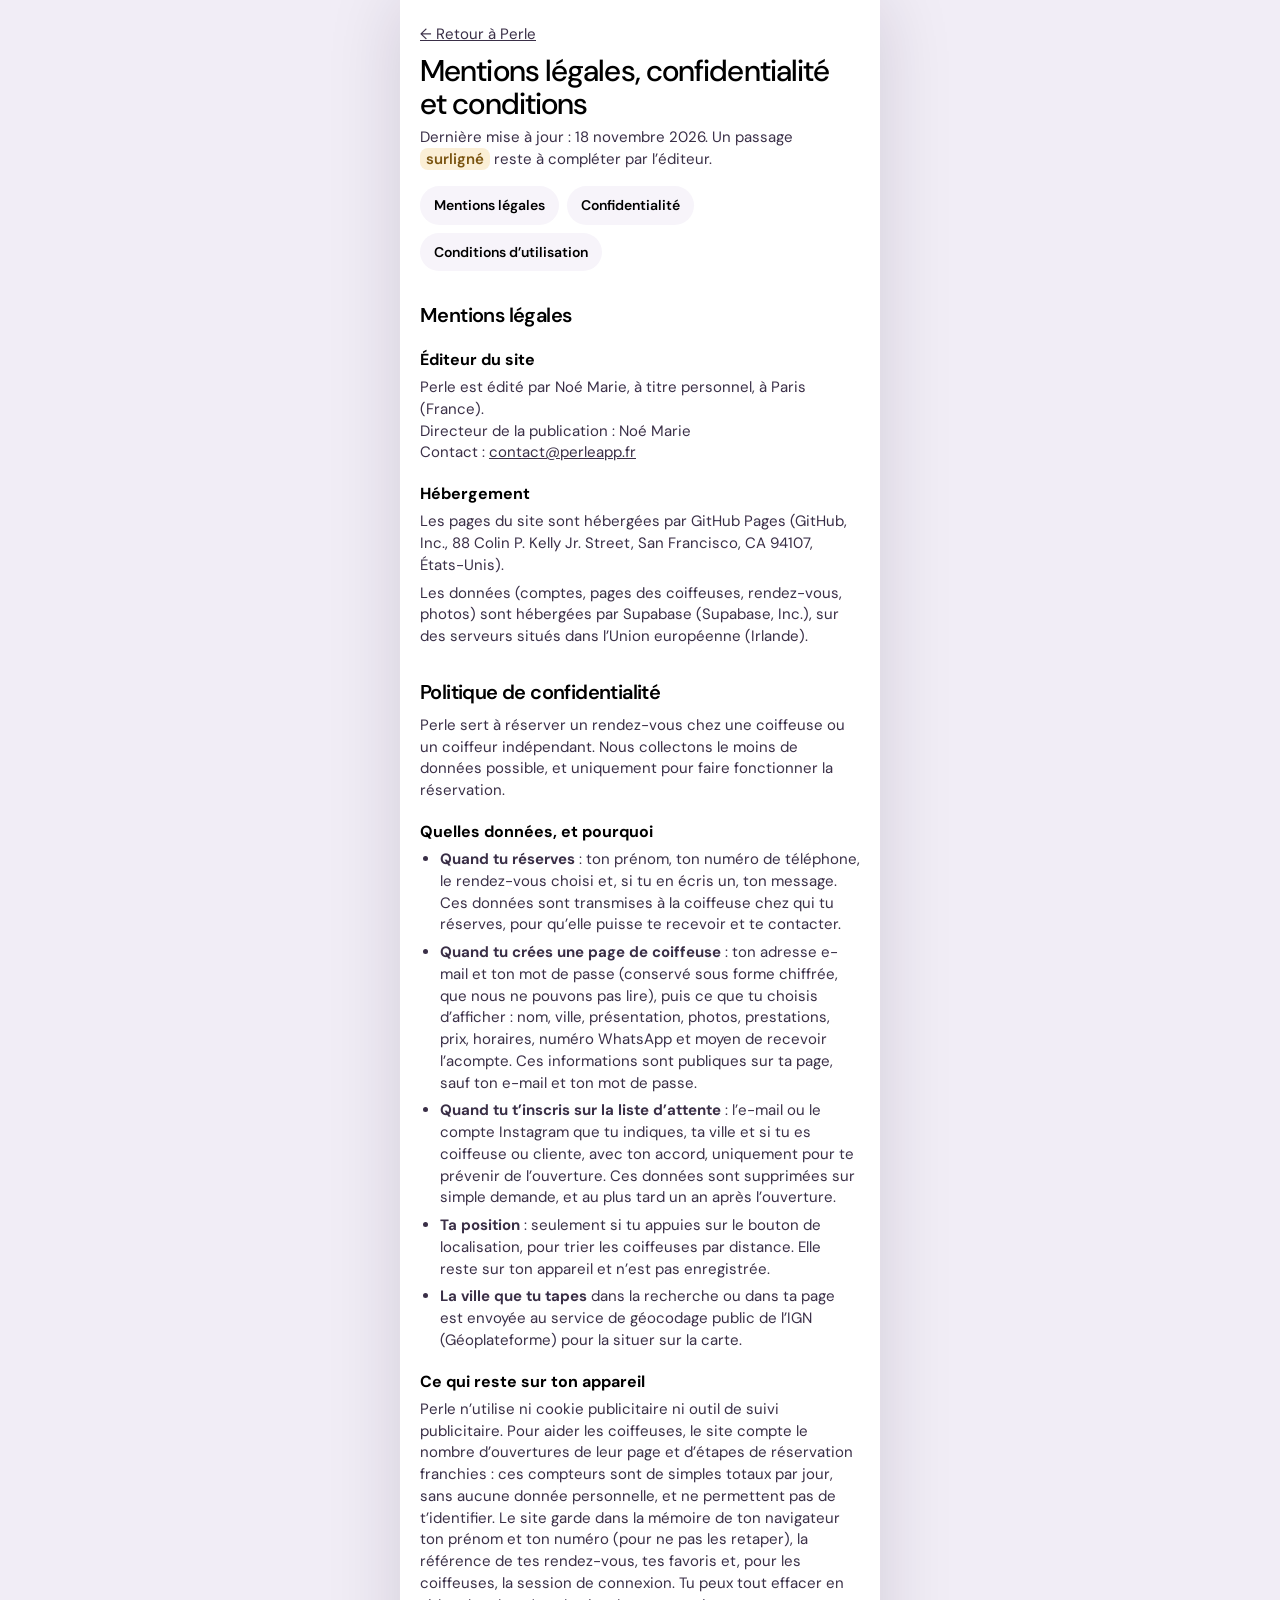
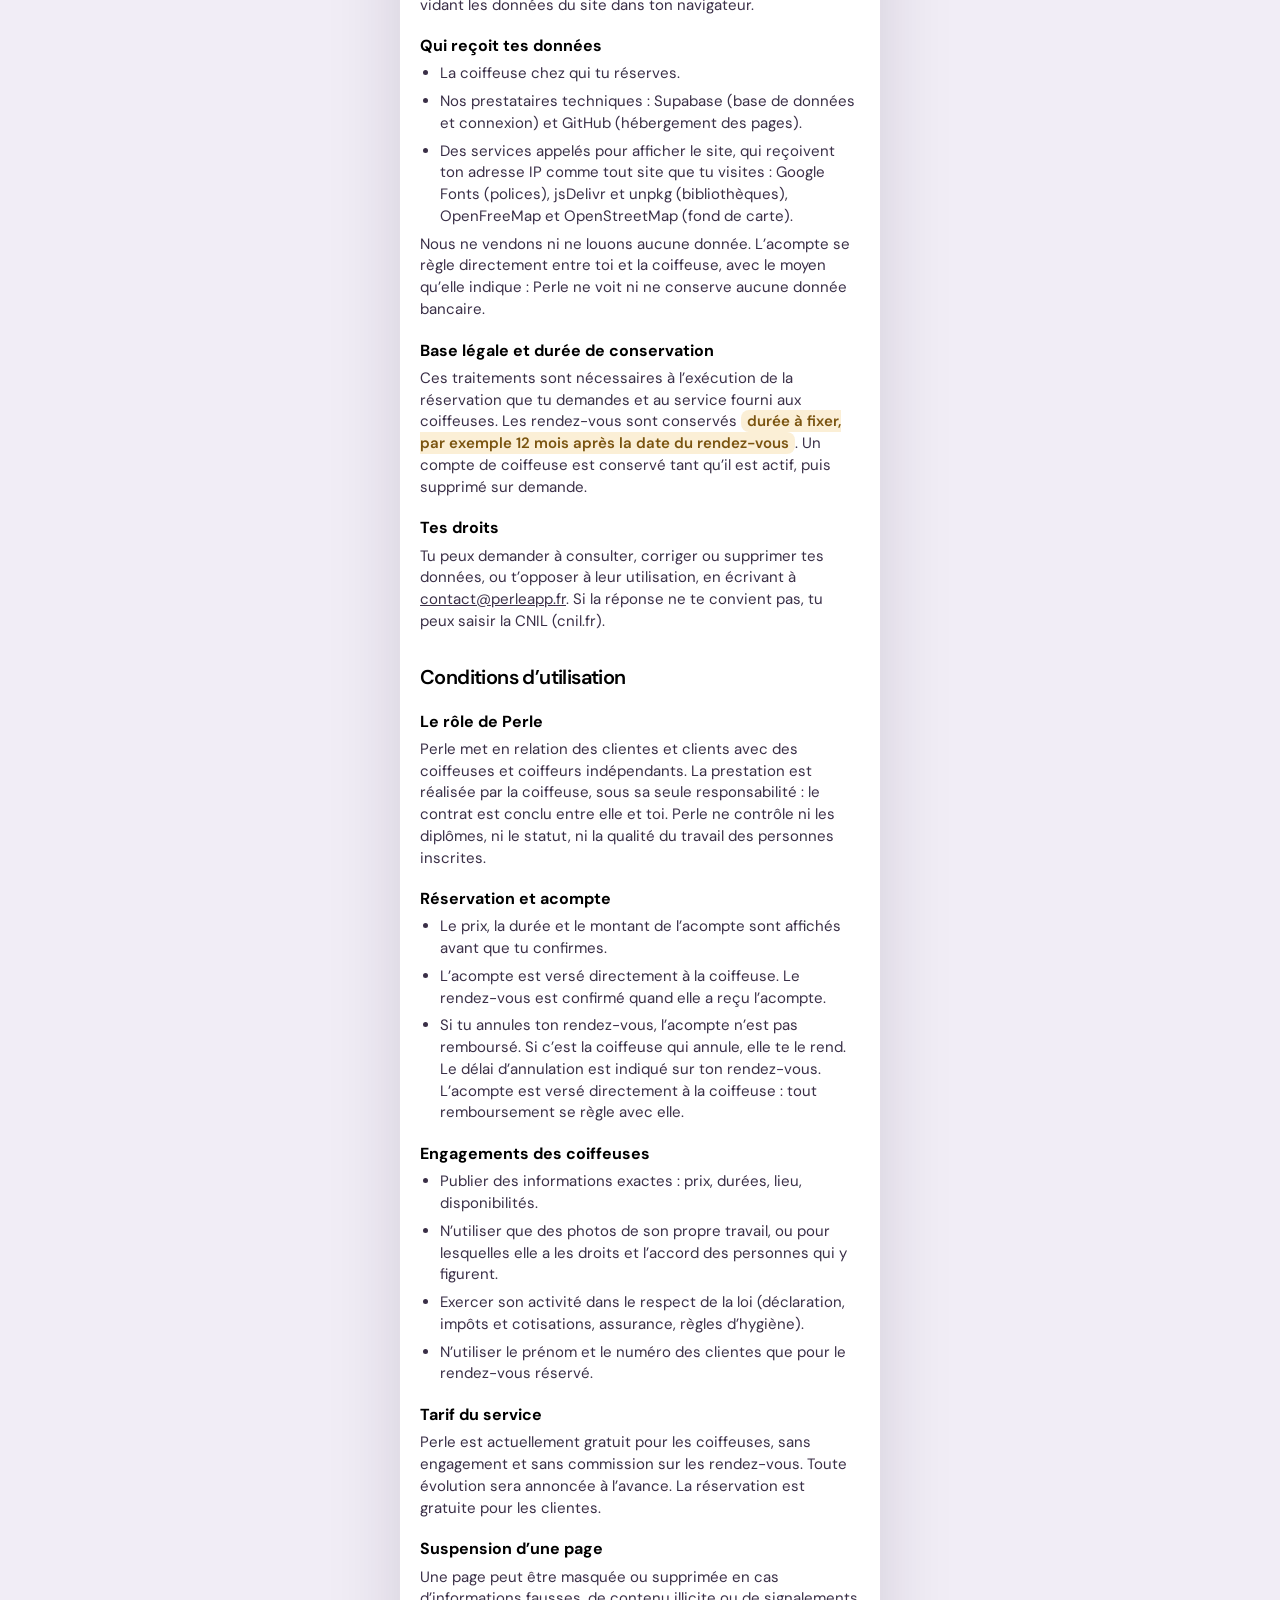
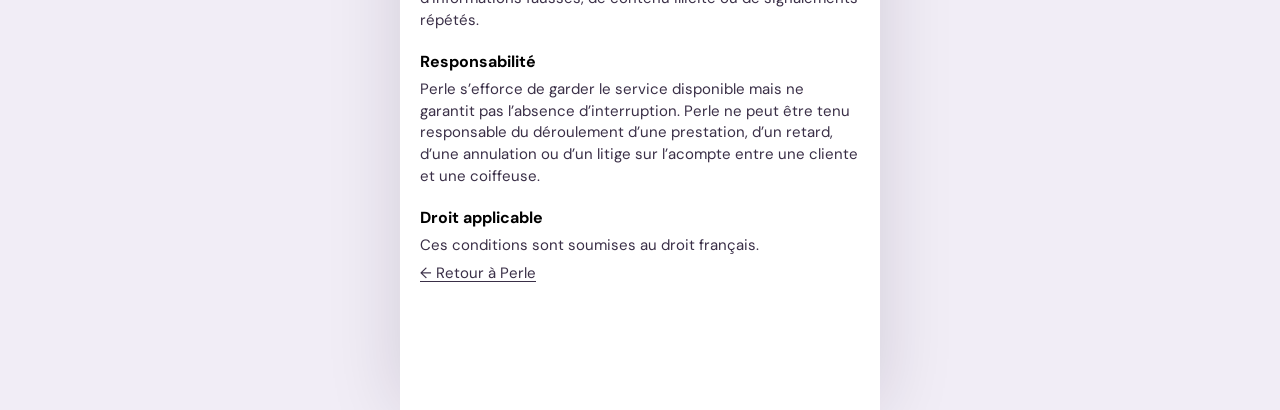
<file: legal.html>
<!doctype html>
<html lang="fr">
<head>
<meta charset="utf-8">
<meta name="viewport" content="width=device-width, initial-scale=1, viewport-fit=cover">
<title>Mentions légales et confidentialité · Perle</title>
<meta name="robots" content="noindex">
<link rel="icon" href="icon-192.png">
<link rel="preconnect" href="https://fonts.googleapis.com">
<link rel="preconnect" href="https://fonts.gstatic.com" crossorigin>
<link href="https://fonts.googleapis.com/css2?family=DM+Sans:wght@400;500;600;700&display=swap" rel="stylesheet">
<link rel="stylesheet" href="style.css?v=11">
</head>
<body>
<main class="wrap legal">
<p><a href="./">← Retour à Perle</a></p>
<h1>Mentions légales, confidentialité et conditions</h1>
<p class="mut">Dernière mise à jour : 18 novembre 2026. Un passage <span class="todo">surligné</span> reste à compléter par l’éditeur.</p>
<nav aria-label="Sommaire"><a href="#mentions">Mentions légales</a><a href="#confidentialite">Confidentialité</a><a href="#cgu">Conditions d’utilisation</a></nav>

<h2 id="mentions">Mentions légales</h2>
<h3>Éditeur du site</h3>
<p>Perle est édité par Noé Marie, à titre personnel, à Paris (France).<br>
Directeur de la publication : Noé Marie<br>
Contact : <a href="mailto:contact@perleapp.fr">contact@perleapp.fr</a></p>
<h3>Hébergement</h3>
<p>Les pages du site sont hébergées par GitHub Pages (GitHub, Inc., 88 Colin P. Kelly Jr. Street, San Francisco, CA 94107, États-Unis).</p>
<p>Les données (comptes, pages des coiffeuses, rendez-vous, photos) sont hébergées par Supabase (Supabase, Inc.), sur des serveurs situés dans l’Union européenne (Irlande).</p>

<h2 id="confidentialite">Politique de confidentialité</h2>
<p>Perle sert à réserver un rendez-vous chez une coiffeuse ou un coiffeur indépendant. Nous collectons le moins de données possible, et uniquement pour faire fonctionner la réservation.</p>
<h3>Quelles données, et pourquoi</h3>
<ul>
<li><b>Quand tu réserves</b> : ton prénom, ton numéro de téléphone, le rendez-vous choisi et, si tu en écris un, ton message. Ces données sont transmises à la coiffeuse chez qui tu réserves, pour qu’elle puisse te recevoir et te contacter.</li>
<li><b>Quand tu crées une page de coiffeuse</b> : ton adresse e-mail et ton mot de passe (conservé sous forme chiffrée, que nous ne pouvons pas lire), puis ce que tu choisis d’afficher : nom, ville, présentation, photos, prestations, prix, horaires, numéro WhatsApp et moyen de recevoir l’acompte. Ces informations sont publiques sur ta page, sauf ton e-mail et ton mot de passe.</li>
<li><b>Quand tu t’inscris sur la liste d’attente</b> : l’e-mail ou le compte Instagram que tu indiques, ta ville et si tu es coiffeuse ou cliente, avec ton accord, uniquement pour te prévenir de l’ouverture. Ces données sont supprimées sur simple demande, et au plus tard un an après l’ouverture.</li>
<li><b>Ta position</b> : seulement si tu appuies sur le bouton de localisation, pour trier les coiffeuses par distance. Elle reste sur ton appareil et n’est pas enregistrée.</li>
<li><b>La ville que tu tapes</b> dans la recherche ou dans ta page est envoyée au service de géocodage public de l’IGN (Géoplateforme) pour la situer sur la carte.</li>
</ul>
<h3>Ce qui reste sur ton appareil</h3>
<p>Perle n’utilise ni cookie publicitaire ni outil de suivi publicitaire. Pour aider les coiffeuses, le site compte le nombre d’ouvertures de leur page et d’étapes de réservation franchies : ces compteurs sont de simples totaux par jour, sans aucune donnée personnelle, et ne permettent pas de t’identifier. Le site garde dans la mémoire de ton navigateur ton prénom et ton numéro (pour ne pas les retaper), la référence de tes rendez-vous, tes favoris et, pour les coiffeuses, la session de connexion. Tu peux tout effacer en vidant les données du site dans ton navigateur.</p>
<h3>Qui reçoit tes données</h3>
<ul>
<li>La coiffeuse chez qui tu réserves.</li>
<li>Nos prestataires techniques : Supabase (base de données et connexion) et GitHub (hébergement des pages).</li>
<li>Des services appelés pour afficher le site, qui reçoivent ton adresse IP comme tout site que tu visites : Google Fonts (polices), jsDelivr et unpkg (bibliothèques), OpenFreeMap et OpenStreetMap (fond de carte).</li>
</ul>
<p>Nous ne vendons ni ne louons aucune donnée. L’acompte se règle directement entre toi et la coiffeuse, avec le moyen qu’elle indique : Perle ne voit ni ne conserve aucune donnée bancaire.</p>
<h3>Base légale et durée de conservation</h3>
<p>Ces traitements sont nécessaires à l’exécution de la réservation que tu demandes et au service fourni aux coiffeuses. Les rendez-vous sont conservés <span class="todo">durée à fixer, par exemple 12 mois après la date du rendez-vous</span>. Un compte de coiffeuse est conservé tant qu’il est actif, puis supprimé sur demande.</p>
<h3>Tes droits</h3>
<p>Tu peux demander à consulter, corriger ou supprimer tes données, ou t’opposer à leur utilisation, en écrivant à <a href="mailto:contact@perleapp.fr">contact@perleapp.fr</a>. Si la réponse ne te convient pas, tu peux saisir la CNIL (cnil.fr).</p>

<h2 id="cgu">Conditions d’utilisation</h2>
<h3>Le rôle de Perle</h3>
<p>Perle met en relation des clientes et clients avec des coiffeuses et coiffeurs indépendants. La prestation est réalisée par la coiffeuse, sous sa seule responsabilité : le contrat est conclu entre elle et toi. Perle ne contrôle ni les diplômes, ni le statut, ni la qualité du travail des personnes inscrites.</p>
<h3>Réservation et acompte</h3>
<ul>
<li>Le prix, la durée et le montant de l’acompte sont affichés avant que tu confirmes.</li>
<li>L’acompte est versé directement à la coiffeuse. Le rendez-vous est confirmé quand elle a reçu l’acompte.</li>
<li>Si tu annules ton rendez-vous, l’acompte n’est pas remboursé. Si c’est la coiffeuse qui annule, elle te le rend. Le délai d’annulation est indiqué sur ton rendez-vous. L’acompte est versé directement à la coiffeuse : tout remboursement se règle avec elle.</li>
</ul>
<h3>Engagements des coiffeuses</h3>
<ul>
<li>Publier des informations exactes : prix, durées, lieu, disponibilités.</li>
<li>N’utiliser que des photos de son propre travail, ou pour lesquelles elle a les droits et l’accord des personnes qui y figurent.</li>
<li>Exercer son activité dans le respect de la loi (déclaration, impôts et cotisations, assurance, règles d’hygiène).</li>
<li>N’utiliser le prénom et le numéro des clientes que pour le rendez-vous réservé.</li>
</ul>
<h3>Tarif du service</h3>
<p>Perle est actuellement gratuit pour les coiffeuses, sans engagement et sans commission sur les rendez-vous. Toute évolution sera annoncée à l’avance. La réservation est gratuite pour les clientes.</p>
<h3>Suspension d’une page</h3>
<p>Une page peut être masquée ou supprimée en cas d’informations fausses, de contenu illicite ou de signalements répétés.</p>
<h3>Responsabilité</h3>
<p>Perle s’efforce de garder le service disponible mais ne garantit pas l’absence d’interruption. Perle ne peut être tenu responsable du déroulement d’une prestation, d’un retard, d’une annulation ou d’un litige sur l’acompte entre une cliente et une coiffeuse.</p>
<h3>Droit applicable</h3>
<p>Ces conditions sont soumises au droit français.</p>
<p class="foot"><a href="./">← Retour à Perle</a></p>
</main>
</body>
</html>
</file>
<file: style.css>
:root{--noir:#150B1F;--or:#D9A441;--vio:#5B2A86;--soft:#F6F3F9;--line:#E6E0EC;--mut:#766B82;--ink2:#4A3D58;--ok:#17664A;--okb:#E3F4EC;--wab:#FBEFD6;--wat:#7A5410;--err:#A3261F;--errb:#FBE9E7;--hb:'Bricolage Grotesque',sans-serif}
*{box-sizing:border-box}
html{-webkit-text-size-adjust:100%}
body{margin:0;background:#fff;color:var(--noir);font-family:'DM Sans',system-ui,sans-serif;font-size:16px;line-height:1.45}
[hidden]{display:none !important}
button,input,textarea,select{font:inherit;color:inherit}
button{cursor:pointer;border:0;background:none;padding:0}
a{color:inherit}
:focus-visible{outline:3px solid var(--vio);outline-offset:2px}
.wrap{max-width:480px;margin:0 auto;padding:18px 20px 120px}
.top{display:flex;align-items:center;gap:10px;min-height:46px;margin-bottom:10px}
.logo{font-family:Syne,sans-serif;font-weight:800;font-size:24px;letter-spacing:-.03em;text-decoration:none;display:inline-flex;align-items:center;gap:9px}
.logo svg{flex-shrink:0;display:block}
.badge{margin-left:auto;font-size:12px;font-weight:700;color:var(--wat);background:var(--wab);border-radius:999px;padding:6px 12px}
h1{font-family:var(--hb);font-weight:700;font-size:34px;line-height:1.12;letter-spacing:-.03em;margin:0}
h2{font-size:17px;font-weight:700;margin:22px 0 10px}
.hl{background:var(--or);border-radius:999px;padding:0 14px 3px;display:inline-block}
.mut{color:var(--mut);font-size:14px}
.sub{color:var(--ink2);font-size:15px;margin:8px 0 0}
.round{width:46px;height:46px;border-radius:23px;background:#fff;border:1px solid var(--line);display:inline-flex;align-items:center;justify-content:center;flex-shrink:0}
.card{background:var(--soft);border-radius:26px;padding:14px 16px}
.row{display:flex;align-items:center;gap:12px}
.grow{flex:1;min-width:0}
.b{font-weight:700}
.big{font-family:var(--hb);font-weight:700;font-size:22px;letter-spacing:-.02em;white-space:nowrap}
.svc{width:100%;text-align:left;background:var(--soft);border-radius:26px;padding:14px 16px;display:flex;align-items:center;gap:12px;margin-bottom:10px}
.svc:hover{background:#EFE9F5}
.pills{display:flex;flex-wrap:wrap;gap:8px}
.pill{min-height:46px;border-radius:23px;padding:0 16px;background:#fff;border:1px solid var(--line);font-size:14px;font-weight:700;display:inline-flex;align-items:center;gap:6px;white-space:nowrap}
.pill small{font-weight:500;opacity:.7;font-size:13px}
.pill[aria-pressed="true"]{background:var(--noir);color:#fff;border-color:var(--noir)}
.days{display:flex;gap:8px;overflow-x:auto;padding:2px 20px 6px;margin:0 -20px;scrollbar-width:none}
.days::-webkit-scrollbar{display:none}
.dayb{flex:0 0 62px;height:86px;border-radius:24px;background:#fff;border:1px solid var(--line);display:flex;flex-direction:column;align-items:center;justify-content:center;gap:2px;font-size:13px}
.dayb b{font-family:var(--hb);font-size:22px}
.dayb[aria-pressed="true"]{background:var(--noir);color:#fff;border-color:var(--noir)}
.dayb:disabled{color:#B5ABC0;cursor:default}
.times{display:grid;grid-template-columns:repeat(3,1fr);gap:8px}
.time{height:46px;border-radius:23px;background:#fff;border:1px solid var(--line);font-size:14px;font-weight:700}
.time[aria-pressed="true"]{background:var(--or);border-color:var(--or)}
label{display:block;font-size:14px;font-weight:600;color:var(--mut);margin:14px 0 6px}
input[type=text],input[type=tel],input[type=email],input[type=password],input[type=number],input[type=time],textarea,select{width:100%;min-height:52px;border-radius:26px;border:1px solid var(--line);background:var(--soft);padding:12px 18px;font-size:16px}
textarea{border-radius:22px;min-height:84px;resize:vertical}
.line{display:flex;justify-content:space-between;gap:10px;font-size:15px;padding:5px 0}
.line.t{border-top:1px solid var(--line);margin-top:6px;padding-top:11px;font-weight:700}
.btn{display:flex;align-items:center;justify-content:center;gap:8px;width:100%;min-height:56px;border-radius:28px;background:var(--or);color:var(--noir);font-size:16px;font-weight:700;text-decoration:none;padding:0 20px}
.btn.dark{background:var(--noir);color:#fff}
.btn.ghost{background:#fff;border:1px solid var(--line)}
.btn.sm{min-height:44px;border-radius:22px;font-size:14px;width:auto;padding:0 16px}
.btn:disabled{opacity:.45;cursor:default}
.bar{position:fixed;left:0;right:0;bottom:0;padding:10px 12px calc(12px + env(safe-area-inset-bottom));pointer-events:none}
.bar>div{max-width:456px;margin:0 auto;pointer-events:auto;background:rgba(255,255,255,.72);backdrop-filter:blur(18px) saturate(170%);-webkit-backdrop-filter:blur(18px) saturate(170%);border:1px solid var(--line);box-shadow:0 12px 32px rgba(30,15,43,.18);border-radius:40px;padding:8px;display:flex;align-items:center;gap:8px}
.bar .left{padding:0 8px 0 16px;line-height:1.2;display:flex;flex-direction:column}
.bar .left small{font-size:12px;color:var(--ink2);white-space:nowrap}
.bar .btn{flex:1;width:auto}
.note{border-radius:22px;padding:12px 16px;font-size:14px;margin-top:12px}
.note.err{background:var(--errb);color:var(--err)}
.note.ok{background:var(--okb);color:var(--ok)}
.note.info{background:var(--soft);color:var(--ink2)}
.vio{background:var(--vio);color:#fff;border-radius:30px;padding:18px}
.vio .mut{color:#E4DBEE}
.ref{font-family:var(--hb);font-weight:700;font-size:30px;letter-spacing:.06em}
.tabs{display:flex;gap:6px;margin:14px 0 4px;overflow-x:auto;scrollbar-width:none}
.tab{flex:1;min-height:44px;border-radius:22px;padding:0 9px;background:#fff;border:1px solid var(--line);font-size:13px;font-weight:600;white-space:nowrap}
.tab[aria-selected="true"]{background:var(--noir);color:#fff;border-color:var(--noir)}
.st{font-size:12px;font-weight:700;padding:6px 11px;border-radius:999px;white-space:nowrap}
.st.attente{background:var(--wab);color:var(--wat)}.st.confirme{background:var(--okb);color:var(--ok)}.st.annule{background:var(--errb);color:var(--err)}.st.fait{background:var(--soft);color:var(--mut)}
.acts{display:flex;flex-wrap:wrap;gap:8px;margin-top:12px}
.grid2{display:grid;grid-template-columns:1fr 1fr;gap:10px}
.hours{display:grid;grid-template-columns:92px 1fr 1fr;gap:8px;align-items:center;margin-bottom:8px;font-size:15px}
.hours input[type=time]{min-height:46px;padding:8px 12px}
.check{display:flex;align-items:center;gap:8px;font-weight:600}
.check input{width:20px;height:20px;accent-color:var(--noir)}
.link{font-weight:700;text-decoration:underline;text-underline-offset:3px}
.foot{margin-top:28px;font-size:12px;color:var(--mut)}
@media (prefers-reduced-motion:no-preference){.btn,.pill,.dayb,.time,.svc{transition:background .12s,color .12s}}
/* ---- photos, verre, écrans proches de la maquette ---- */
.ph{background:#D9CDE8 center/cover no-repeat}
.hero{position:relative;height:340px;margin:-18px -20px 0;color:#fff}
.hero::after{content:"";position:absolute;inset:0;background:linear-gradient(180deg,rgba(21,11,31,.38) 0%,rgba(21,11,31,0) 32%,rgba(21,11,31,0) 60%,rgba(21,11,31,.45) 100%)}
.hero .top{position:absolute;left:20px;right:20px;top:18px;z-index:2;margin:0}
.hero .logo{color:#fff}
.glass{background:rgba(255,255,255,.22);backdrop-filter:blur(14px) saturate(160%);-webkit-backdrop-filter:blur(14px) saturate(160%);border:1px solid rgba(255,255,255,.45);color:#fff}
.hero .round{background:rgba(255,255,255,.22);backdrop-filter:blur(14px);-webkit-backdrop-filter:blur(14px);border:1px solid rgba(255,255,255,.45);color:#fff}
.hero .count{position:absolute;right:20px;bottom:54px;z-index:2;background:var(--or);color:var(--noir);font-size:13px;font-weight:700;padding:7px 13px;border-radius:999px;display:inline-flex;align-items:center;gap:6px}
.sheet{position:relative;z-index:1;background:#fff;border-radius:34px 34px 0 0;margin:-36px -20px 0;padding:22px 20px 0}
.meta{display:flex;flex-wrap:wrap;gap:6px 14px;color:var(--ink2);font-size:14px;margin-top:8px}
.meta span{display:inline-flex;align-items:center;gap:5px}
.tags{display:flex;flex-wrap:wrap;gap:6px;margin-top:12px}
.tag{background:#fff;border:1px solid var(--line);border-radius:999px;padding:8px 11px;font-size:12px;font-weight:600;display:inline-flex;align-items:center;gap:6px;white-space:nowrap}
.thumb{width:60px;height:60px;border-radius:18px;flex-shrink:0}
.thumb.sm{width:48px;height:48px;border-radius:16px}
.thumb.empty{background:var(--soft);border:1px dashed #CFC5DA;display:flex;align-items:center;justify-content:center;color:var(--mut)}
.svc{padding:10px 16px 10px 10px;border-radius:28px}
.gal{display:grid;grid-template-columns:1fr 1fr;gap:10px}
.gal .ph{border-radius:26px;aspect-ratio:1/1.15}
.gal .ph:nth-child(3n+1){aspect-ratio:1/1.4}
.photo-card{position:relative;height:220px;border-radius:34px;overflow:hidden;color:#fff;margin-bottom:10px}
.photo-card::after{content:"";position:absolute;inset:0;background:linear-gradient(180deg,rgba(21,11,31,0) 40%,rgba(21,11,31,.75) 100%)}
.photo-card>*{position:absolute;z-index:1}
.photo-card .when{top:14px;left:14px;background:var(--or);color:var(--noir);font-size:13px;font-weight:700;padding:8px 14px;border-radius:999px}
.photo-card .stg{top:14px;right:14px;font-size:13px;font-weight:700;padding:8px 14px;border-radius:999px}
.photo-card .plate{left:14px;right:14px;bottom:14px;border-radius:22px;padding:10px 16px;display:flex;flex-direction:column;gap:2px;font-size:13px}
.photo-card .plate b{font-size:16px}
body.dark{background:var(--noir)}
.dark-screen{position:relative;min-height:100vh;margin:-18px -20px -120px;padding:18px 20px 40px;color:#fff;background:var(--noir) center top/cover no-repeat}
.dark-screen::before{content:"";position:absolute;inset:0;background:linear-gradient(180deg,rgba(21,11,31,.45) 0%,rgba(21,11,31,.2) 18%,rgba(21,11,31,.86) 46%,var(--noir) 70%)}
.dark-screen>*{position:relative}
.dark-screen .logo{color:#fff}
.dark-screen h1{margin-top:150px}
.dark-screen .glass{border-radius:26px;padding:14px 16px;margin-top:12px}
.dark-screen .soft{color:#E4DBEE;font-size:14px}
.dark-screen .ref{font-size:34px}
.dark-screen .dline{display:flex;align-items:center;gap:12px;font-size:15px}
.dark-screen .dline+.dline{margin-top:10px}
.ico{width:40px;height:40px;border-radius:20px;background:rgba(255,255,255,.18);display:flex;align-items:center;justify-content:center;flex-shrink:0}
.nav{position:fixed;left:50%;transform:translateX(-50%);bottom:calc(18px + env(safe-area-inset-bottom));z-index:5;border-radius:34px;padding:8px;display:flex;gap:8px;background:rgba(255,255,255,.72);backdrop-filter:blur(18px) saturate(170%);-webkit-backdrop-filter:blur(18px) saturate(170%);border:1px solid var(--line);box-shadow:0 12px 32px rgba(30,15,43,.18)}
.nav button{width:50px;height:50px;border-radius:25px;display:flex;align-items:center;justify-content:center}
.nav button[aria-selected="true"]{background:var(--noir);color:#fff}
.week{display:flex;gap:6px;margin:14px 0 4px}
.week span{flex:1;height:72px;border-radius:22px;background:#fff;border:1px solid var(--line);display:flex;flex-direction:column;align-items:center;justify-content:center;gap:1px;font-size:11px;position:relative}
.week span b{font-family:var(--hb);font-size:18px}
.week span.on{background:var(--noir);color:#fff;border-color:var(--noir)}
.week span i{position:absolute;bottom:7px;width:5px;height:5px;border-radius:3px;background:var(--or)}
.pick{display:flex;align-items:center;gap:12px;background:var(--soft);border-radius:24px;padding:10px 14px 10px 10px;margin-top:6px}
.pick input{position:absolute;opacity:0;width:1px;height:1px}
.pick .btn.sm{cursor:pointer}
.gpick{display:grid;grid-template-columns:repeat(4,1fr);gap:8px;margin-top:6px}
.gpick .ph,.gpick label{aspect-ratio:1;border-radius:18px;position:relative;margin:0}
.gpick label{background:var(--soft);border:1px dashed #CFC5DA;display:flex;align-items:center;justify-content:center;cursor:pointer;color:var(--mut)}
.gpick .x{position:absolute;top:4px;right:4px;width:26px;height:26px;border-radius:13px;background:rgba(21,11,31,.7);color:#fff;font-size:15px;line-height:1}
.stat{flex:1;background:var(--soft);border-radius:24px;padding:12px 14px}
.stat b{font-family:var(--hb);font-size:24px;letter-spacing:-.02em;display:block}
.sr{position:absolute;width:1px;height:1px;overflow:hidden;clip:rect(0 0 0 0);white-space:nowrap}
input.search{margin-top:16px;background:#fff;box-shadow:0 6px 20px rgba(30,15,43,.08)}
.round.sm{width:40px;height:40px;border-radius:20px;font-size:20px;line-height:1}
.ogrp{margin-top:10px;padding:12px}
.ogrp input{background:#fff;min-height:46px;padding:8px 14px}
.ohead,.orow{display:grid;grid-template-columns:1fr 68px 68px 40px;gap:6px;align-items:center;margin-top:8px}
.ohead{font-size:12px;font-weight:600;color:var(--mut);padding:0 4px}
.orow input{padding:8px 10px;text-align:left}
.chips{display:flex;gap:8px;overflow-x:auto;padding:2px 20px 4px;margin:12px -20px 0;scrollbar-width:none}
.chips::-webkit-scrollbar{display:none}
.chips .pill{min-height:42px;flex-shrink:0}
button.link{font:inherit;color:var(--noir);font-weight:700;text-decoration:underline;text-underline-offset:3px}
.stepn{width:44px;height:44px;border-radius:22px;background:var(--or);font-family:var(--hb);font-weight:700;font-size:20px;display:flex;align-items:center;justify-content:center;flex-shrink:0}
.masonry{display:flex;gap:10px;margin-top:16px}
.masonry>div{flex:1;display:flex;flex-direction:column;gap:10px;min-width:0}
.tile{position:relative;border-radius:28px;overflow:hidden;display:block;text-decoration:none;color:#fff}
.tile::after{content:"";position:absolute;inset:0;background:linear-gradient(180deg,rgba(21,11,31,0) 50%,rgba(21,11,31,.72) 100%)}
.tile span{position:absolute;z-index:1;left:12px;right:12px;bottom:11px;font-size:12px;display:flex;flex-direction:column;gap:1px}
.tile b{font-size:14px}
a.svc{text-decoration:none}
.ttl{font-family:var(--hb);font-weight:700;font-size:20px;letter-spacing:-.02em;flex:1}
.lglass{background:rgba(255,255,255,.55);backdrop-filter:blur(18px) saturate(170%);-webkit-backdrop-filter:blur(18px) saturate(170%);border:1px solid rgba(255,255,255,.7);box-shadow:inset 0 1px 0 rgba(255,255,255,.85),0 12px 32px rgba(30,15,43,.18);color:var(--noir)}
.seg{background:var(--soft);border-radius:22px;padding:4px;display:inline-flex;gap:2px;flex-shrink:0}
.seg button{height:36px;border-radius:18px;padding:0 13px;display:flex;align-items:center;gap:6px;font-size:13px;font-weight:700}
.seg button[aria-pressed="true"]{background:var(--noir);color:#fff}
.seg button[aria-pressed="true"] svg{color:var(--or)}
select.catsel{width:auto;min-height:46px;border-radius:23px;background:var(--noir);color:#fff;border:0;font-size:14px;font-weight:700;padding:0 16px;max-width:190px}
.calbox{background:var(--soft);border-radius:28px;padding:14px 12px 12px;margin-top:14px}
.calhead{font-size:16px;font-weight:700;padding:0 8px 8px}
.calgrid{display:grid;grid-template-columns:repeat(7,1fr);row-gap:4px;justify-items:center}
.calw span{font-size:12px;font-weight:600;color:var(--mut);padding-bottom:6px}
.cday{position:relative;width:40px;height:40px;border-radius:20px;font-size:15px;font-weight:700;display:flex;align-items:center;justify-content:center}
.cday.today{border:1px solid var(--noir)}
.cday i{position:absolute;bottom:4px;left:50%;margin-left:-2.5px;width:5px;height:5px;border-radius:3px;background:#7CC8A2}
.cday[aria-pressed="true"]{background:var(--noir);color:#fff}
.cday[aria-pressed="true"] i{background:var(--or)}
.cday:disabled{color:#BDB3C8;cursor:default}
.drow{background:var(--soft);border-radius:26px;padding:10px;display:flex;gap:12px;margin-bottom:10px}
.thumb.big{width:84px;height:84px;border-radius:20px;display:block}
.spills{display:flex;flex-wrap:wrap;gap:6px;margin-top:8px}
.spill{font-size:13px;font-weight:700;padding:8px 13px;border-radius:999px;text-decoration:none;white-space:nowrap;background:#fff;border:1px solid var(--line)}
.spill.on{background:var(--or);border-color:var(--or)}
.mapfull{position:fixed;top:0;bottom:0;left:0;right:0;margin:0 auto;max-width:480px;z-index:2;background:#F1EDF6;isolation:isolate;overflow:hidden}
#map{position:absolute;inset:0;background:#F1EDF6;font-family:inherit}
.maptop{position:absolute;left:0;right:0;top:0;z-index:600;padding:16px 16px 30px;background:linear-gradient(180deg,rgba(241,237,246,.95) 0%,rgba(241,237,246,.8) 55%,rgba(241,237,246,0) 100%);pointer-events:none}
.maptop>*>*{pointer-events:auto}
.maptop .round{width:52px;height:52px;border-radius:26px}
.mapwhere{flex:1;height:52px;border-radius:26px;display:flex;align-items:center;gap:10px;padding:0 18px;font-size:15px;font-weight:600;min-width:0}
.maprow{display:flex;gap:8px;align-items:center;margin:12px -16px 0;padding:0 16px 4px;overflow-x:auto;scrollbar-width:none}
.maprow::-webkit-scrollbar{display:none}
.maprow .seg{background:#fff}
.maprow .pill{min-height:44px;flex-shrink:0;gap:7px;font-weight:600}
.mapchips{display:contents}
.mapchips .chips{display:contents}
.mapchips .pill[data-cat="Tout"]{display:none}
.mapnote{margin:8px 0 0;font-size:12px;color:var(--ink2);pointer-events:none}
.locate{position:absolute;right:16px;bottom:250px;z-index:600;width:48px;height:48px;border-radius:24px}
.mapcard{position:absolute;left:12px;right:12px;bottom:calc(96px + env(safe-area-inset-bottom));z-index:600;display:flex;flex-direction:column;align-items:flex-end;gap:4px}
.osm{font-size:10px;color:var(--ink2);background:rgba(255,255,255,.7);border-radius:8px;padding:1px 6px;text-decoration:none}
.pcard{align-self:stretch;border-radius:36px;padding:10px;display:flex;align-items:center;gap:12px;text-decoration:none}
.pimg{width:96px;height:96px;border-radius:28px;flex-shrink:0}
.ptag{background:var(--or);font-size:12px;font-weight:700;padding:5px 11px;border-radius:999px}
.pname{font-family:var(--hb);font-weight:700;font-size:20px;letter-spacing:-.02em;line-height:1.1}
.pgo{width:48px;height:48px;border-radius:24px;background:var(--or);display:flex;align-items:center;justify-content:center;flex-shrink:0}
.mkw{overflow:visible}
.mko{position:absolute;left:0;top:0;width:0;height:0}
.mk{position:absolute;left:0;top:0;transform:translate(-50%,-50%);background:#fff;border-radius:999px;padding:4px 12px 4px 4px;display:flex;align-items:center;gap:7px;box-shadow:0 8px 20px rgba(21,11,31,.2);font-size:13px;white-space:nowrap;color:var(--noir);font-family:'DM Sans',system-ui,sans-serif}
.mph{width:34px;height:34px;border-radius:17px;flex-shrink:0}
.mk.on{transform:translate(-50%,-100%);background:var(--noir);color:#fff;padding:5px 16px 5px 5px;gap:9px;box-shadow:0 12px 26px rgba(21,11,31,.35);margin-top:-10px}
.mk.on .mph{width:48px;height:48px;border-radius:24px}
.mk.on .mtx{display:flex;flex-direction:column;line-height:1.2}
.mk.on b{font-size:14px}
.mk.on em{font-style:normal;font-size:12px;font-weight:700;color:var(--or)}
.mk.on i{position:absolute;left:50%;bottom:-9px;margin-left:-8px;border-left:8px solid transparent;border-right:8px solid transparent;border-top:10px solid var(--noir)}
.mkw:focus-visible .mk{outline:3px solid var(--vio);outline-offset:2px}
.maplab{background:none;border:0;box-shadow:none;font-family:var(--hb);font-weight:700;font-size:15px;color:var(--vio);opacity:.55}
.crow{display:flex;align-items:center;justify-content:space-between;padding:9px 0;border-bottom:1px solid var(--line);font-weight:700}
.crow>span:last-child{display:flex;align-items:center;gap:8px}
.cbtn{width:42px;height:42px;border-radius:21px;border:1px solid var(--line);background:#fff;font-size:20px;font-weight:600}
.cbtn.plus{background:var(--noir);color:#fff;border-color:var(--noir)}
.cval{min-width:70px;text-align:center;font-family:var(--hb);font-weight:700;font-size:21px}
.round.big{width:56px;height:56px;border-radius:28px}
.hi{width:44px;height:44px;border-radius:22px;background:radial-gradient(at 18% 18%,#F6D9E6 0,transparent 55%),radial-gradient(at 85% 15%,#D9D2FA 0,transparent 55%),radial-gradient(at 72% 90%,#FBE6C8 0,transparent 55%),#F4EEF8;display:flex;align-items:center;justify-content:center;font-size:14px;font-weight:700;flex-shrink:0}
.mutl{color:var(--mut) !important;font-size:14px;font-weight:600 !important;text-decoration:none !important}
.sbox{height:56px;border-radius:28px;background:var(--soft);display:flex;align-items:center;gap:10px;padding:0 20px}
.sbox svg{flex-shrink:0}
.sbox input{border:0 !important;background:none !important;min-height:0 !important;padding:0 !important;font-size:15px !important;border-radius:0 !important;outline:none;flex:1;min-width:0;height:54px}
.sbox:focus-within{outline:3px solid var(--vio);outline-offset:2px}
.fbtn{width:56px;height:56px;border-radius:28px;background:var(--noir);color:#fff;border:0;position:relative}
.fbtn.dot::after{content:"";position:absolute;top:10px;right:10px;width:11px;height:11px;border-radius:6px;background:var(--or);border:2px solid var(--noir)}
.photo-card .pl2{right:76px}
.photo-card .cgo{right:14px;bottom:14px}
.rdvrow{width:100%;text-align:left;border-radius:24px;background:var(--soft);padding:10px 14px 10px 10px;display:flex;align-items:center;gap:12px;margin-bottom:10px;color:var(--noir)}
.rdvrow>svg{color:var(--mut);flex-shrink:0}
.dsq{width:48px;height:48px;border-radius:16px;background:var(--vio);color:#fff;display:flex;flex-direction:column;align-items:center;justify-content:center;line-height:1.05;flex-shrink:0;font-size:11px}
.dsq b{font-family:var(--hb);font-size:19px}
.fgrp{margin-top:18px;display:flex;flex-direction:column;gap:8px}
.flab{font-size:14px;font-weight:600;color:var(--mut)}
.pill.fp{min-height:42px;font-weight:600}
input[type=range]{width:100%;height:28px;accent-color:var(--noir);margin:0}
.tagrow{display:flex;flex-wrap:wrap;gap:8px 18px}
.ava{width:56px;height:56px;border-radius:28px;flex-shrink:0;border:3px solid #fff;box-shadow:0 4px 14px rgba(30,15,43,.18)}
.dark-screen.open{display:flex;flex-direction:column;min-height:100vh;min-height:100dvh;padding-bottom:calc(34px + env(safe-area-inset-bottom))}
.dark-screen.open::before{background:linear-gradient(180deg,rgba(21,11,31,.35) 0%,rgba(21,11,31,0) 22%,rgba(21,11,31,0) 42%,rgba(21,11,31,.86) 72%,var(--noir) 100%)}
.openb{margin-top:auto;display:flex;flex-direction:column;gap:14px}
.dark-screen.open h1{margin-top:0;font-size:46px;line-height:1.08}
.obtn{min-height:60px;border-radius:30px;justify-content:space-between;padding:0 8px 0 24px}
.oarr{width:44px;height:44px;border-radius:22px;background:var(--noir);color:#fff;display:flex;align-items:center;justify-content:center;flex-shrink:0}
.oarr.w{background:#fff;color:var(--noir)}
.olink{color:#fff;font-size:14px;font-weight:600;padding:6px;align-self:center}
.sk{border-radius:34px;margin-bottom:10px;background:linear-gradient(100deg,var(--soft) 30%,#fff 50%,var(--soft) 70%);background-size:300% 100%;animation:sk 1.3s linear infinite}
@keyframes sk{from{background-position:100% 0}to{background-position:0 0}}
@keyframes vin{from{opacity:0;transform:translateY(10px)}to{opacity:1;transform:none}}
.anim>*:not(.nav):not(.mapfull){animation:vin .26s ease both}
@keyframes pop{0%{transform:scale(.6);opacity:0}70%{transform:scale(1.06);opacity:1}100%{transform:scale(1)}}
.dark-screen .ref{animation:pop .45s ease .15s both}
.btn,.pill,.round,.svc,.photo-card,.spill,.cday,.tile{transition:transform .12s ease,background-color .15s ease,color .15s ease}
.btn:active,.pill:active,.round:active,.svc:active,.spill:active,.cday:active{transform:scale(.96)}
a.photo-card:active,.tile:active{transform:scale(.985)}
@media (prefers-reduced-motion:reduce){*{animation:none !important;transition:none !important}}
#map.rast .leaflet-tile-pane{filter:grayscale(1) brightness(1.06) contrast(.9)}
.mapfull,#map{background:#E9EBF1 !important}
.maptop{background:linear-gradient(180deg,rgba(233,235,241,.96) 0%,rgba(233,235,241,.82) 55%,rgba(233,235,241,0) 100%) !important}
.osm a{color:inherit;text-decoration:none}
#map .maplibregl-canvas{outline:none}
@media (min-width:720px){html{background:linear-gradient(135deg,#F1EDF6 0%,#E6DAF1 100%);min-height:100%}body{background:transparent}.wrap{background:#fff;min-height:100vh;box-shadow:0 0 70px rgba(30,15,43,.14)}body.dark .wrap{background:var(--noir)}}
.pwrap{position:relative}
.heart{position:absolute;top:14px;right:14px;z-index:2;width:44px;height:44px;border-radius:22px;display:flex;align-items:center;justify-content:center}
.heart[aria-pressed="true"] svg{fill:var(--or);stroke:var(--or)}
.heart[aria-pressed="true"]{animation:pop .3s ease}
.photo-card .ini{inset:0;display:flex;align-items:center;justify-content:center;font-family:var(--hb);font-weight:700;font-size:92px;letter-spacing:-.04em;color:rgba(255,255,255,.16);z-index:0}
.noi{display:flex;align-items:center;justify-content:center;background:radial-gradient(circle at 28% 18%,#8A4CC2 0%,#5B2A86 55%,#2A1340 100%);color:#fff;font-weight:700;font-family:var(--hb)}
.mph.noi{font-size:12px}
.pimg.noi{font-size:30px}
.calbox{background:var(--noir);color:#fff;border-radius:32px;padding:16px 12px 14px;box-shadow:0 18px 40px rgba(21,11,31,.22)}
.calhead{display:flex;justify-content:space-between;align-items:center;gap:8px;padding:0 8px 10px}
.calleg{font-size:12px;font-weight:500;color:#C9BEDA;display:inline-flex;align-items:center;gap:6px}
.calleg i{width:6px;height:6px;border-radius:3px;background:#7CC8A2}
.calw span{color:#A99BBD}
.cday{color:#fff}
.cday.today{border:1px solid rgba(255,255,255,.55)}
.cday[aria-pressed="true"]{background:var(--or);color:var(--noir)}
.cday[aria-pressed="true"] i{background:var(--noir)}
.cday:disabled{color:rgba(255,255,255,.28)}
.drow{display:block;padding:8px;border-radius:34px;box-shadow:0 8px 24px rgba(30,15,43,.06)}
.dbody{padding:10px 8px 6px;display:flex;flex-direction:column;gap:2px}
.mapwhere{border:1px solid rgba(255,255,255,.7);text-align:left;cursor:pointer}
.mapwhere .grow{overflow:hidden;text-overflow:ellipsis;white-space:nowrap}
.citysheet{margin-top:8px;border-radius:26px;padding:8px;display:flex;flex-direction:column;max-height:300px;overflow:auto;animation:vin .2s ease both}
.citysheet button{display:flex;justify-content:space-between;align-items:center;gap:10px;min-height:46px;padding:0 14px;border-radius:18px;font-size:15px;font-weight:600;text-align:left}
.citysheet button:hover{background:rgba(255,255,255,.7)}
.citysheet small{font-size:12px;font-weight:700;background:var(--noir);color:#fff;border-radius:999px;padding:2px 9px}
.mapcard{left:0;right:0;align-items:stretch}
.osm{align-self:flex-end;margin-right:14px}
.car{display:flex;gap:10px;overflow-x:auto;scroll-snap-type:x mandatory;padding:6px 16px 10px;scrollbar-width:none;-webkit-overflow-scrolling:touch}
.car::-webkit-scrollbar{display:none}
.car .pcard{flex:0 0 calc(100% - 44px);scroll-snap-align:center;align-self:auto;border-radius:34px;background:rgba(255,255,255,.82);transition:transform .2s ease,opacity .2s ease;opacity:.78;transform:scale(.96)}
.car .pcard:only-child{flex-basis:100%}
.car .pcard.on{opacity:1;transform:none}
.car .pname{font-size:19px;white-space:nowrap;overflow:hidden;text-overflow:ellipsis;max-width:100%}
.pimg{width:92px;height:92px}
.mepin{position:absolute;left:-10px;top:-10px;width:20px;height:20px;border-radius:10px;background:var(--vio);border:3px solid #fff;box-sizing:border-box;box-shadow:0 4px 10px rgba(91,42,134,.4);animation:mep 2s ease-out infinite}
@keyframes mep{0%{box-shadow:0 0 0 0 rgba(91,42,134,.35)}100%{box-shadow:0 0 0 26px rgba(91,42,134,0)}}
.mk{transition:transform .15s ease}
.mk:not(.on){padding:3px;gap:0;box-shadow:0 6px 16px rgba(21,11,31,.28)}
.mk:not(.on) .mph{width:38px;height:38px;border-radius:19px}
.mkw:hover{z-index:2000 !important}
/* --- 5e passe : accueil et recherche plus sobres (onglets en texte, grande carte, menu en barre) --- */
.nav{left:0;right:0;bottom:0;transform:none;max-width:480px;margin:0 auto;border-radius:0;padding:10px 22px calc(10px + env(safe-area-inset-bottom));justify-content:space-between;background:#fff;backdrop-filter:none;-webkit-backdrop-filter:none;border:0;border-top:1px solid var(--line);box-shadow:none}
.nav button{width:auto;min-width:46px;height:46px;border-radius:23px;padding:0 12px;gap:8px;font-size:14px;font-weight:600}
.nav button span{display:none}
.nav button[aria-selected="true"]{padding:0 18px}
.nav button[aria-selected="true"] span{display:inline}
.mapcard{bottom:calc(74px + env(safe-area-inset-bottom))}
.hd{gap:10px;margin-bottom:16px}
.hdt{display:flex;flex-direction:column;line-height:1.25;min-width:0}
.hdt small{font-size:12px;color:var(--mut)}
.hdt b{font-size:15px}
.round.wb{width:44px;height:44px;border-radius:22px;background:var(--soft);border:0}
.t1{font-size:22px;color:#A49CB0;margin:0;font-weight:400;letter-spacing:-.01em}
h1.t2{font-family:'DM Sans',system-ui,sans-serif;font-weight:500;font-size:33px;letter-spacing:-.035em;line-height:1.1;margin:2px 0 0}
.tabs2{display:flex;gap:2px;overflow-x:auto;margin:18px -20px 0;padding:0 20px 2px;scrollbar-width:none}
.tabs2::-webkit-scrollbar{display:none}
.tabs2 button{flex-shrink:0;padding:9px 15px;border-radius:999px;font-size:15px;font-weight:500;color:#8D859A;transition:background-color .15s ease,color .15s ease}
.tabs2 button[aria-pressed="true"]{background:var(--or);color:var(--noir);font-weight:600}
.feat{display:flex;gap:12px;overflow-x:auto;scroll-snap-type:x mandatory;margin:16px -20px 0;padding:0 20px 6px;scrollbar-width:none}
.feat::-webkit-scrollbar{display:none}
.feat .pwrap{flex:0 0 88%;scroll-snap-align:center}
.feat .pwrap:only-child{flex-basis:100%}
.photo-card.fc{border-radius:28px}
.photo-card.fc::after{background:linear-gradient(180deg,rgba(21,11,31,0) 34%,rgba(21,11,31,.86) 100%)}
.photo-card .fcb{left:18px;right:18px;bottom:18px;display:flex;flex-direction:column;gap:7px}
.fcity{font-size:13px;display:inline-flex;gap:5px;align-items:center;opacity:.92}
.fname{display:flex;align-items:flex-end;justify-content:space-between;gap:12px}
.fname b{font-size:24px;font-weight:500;line-height:1.12;letter-spacing:-.02em}
.fname em{font-style:normal;color:var(--or);font-weight:600;font-size:16px;white-space:nowrap;padding-bottom:2px}
.fc.sm .fname b{font-size:20px}
.fchips{display:flex;gap:6px;flex-wrap:wrap;margin-top:3px}
.fchips i{font-style:normal;font-size:12px;font-weight:500;padding:5px 10px;border-radius:999px;background:rgba(255,255,255,.16);border:1px solid rgba(255,255,255,.26);backdrop-filter:blur(8px);-webkit-backdrop-filter:blur(8px);display:inline-flex;gap:5px;align-items:center;white-space:nowrap}
.heart.wb2{background:#fff;border:0;box-shadow:0 4px 14px rgba(21,11,31,.2);top:16px;right:16px}
.qrow{display:flex;gap:18px;overflow-x:auto;margin:0 -20px;padding:2px 20px 4px;scrollbar-width:none}
.qrow::-webkit-scrollbar{display:none}
.qrow button{display:flex;align-items:center;gap:9px;flex-shrink:0;font-size:15px;font-weight:500}
.qimg{width:44px;height:44px;border-radius:22px;flex-shrink:0}
.qimg.noi{font-size:16px}
.rdvrow{margin:14px 0 0}
.scard{background:var(--soft);border-radius:28px;padding:18px 14px 14px;margin-top:4px}
.st{font-size:21px;color:#8D859A;margin:0 4px 14px;letter-spacing:-.01em}
.st b{color:var(--noir);font-weight:600}
.fld{display:flex;align-items:center;gap:10px;background:#fff;border-radius:999px;padding:0 16px;min-height:50px;margin-bottom:8px;color:#8D859A}
.fld svg{flex-shrink:0}
.fld input,.fld select{border:0 !important;background:none !important;min-height:48px !important;padding:0 !important;font-size:15px !important;flex:1;min-width:0;width:auto;border-radius:0 !important;outline:none;color:var(--noir)}
.fld:focus-within{outline:3px solid var(--vio);outline-offset:2px}
.scard .tabs2{margin:6px -2px 14px;padding:0 2px;gap:6px}
.scard .tabs2 button{background:#fff;padding:8px 14px;font-size:14px}
.scard .tabs2 button[aria-pressed="true"]{background:var(--or)}
.pill.dot::after{content:"";width:8px;height:8px;border-radius:4px;background:var(--or)}
h2{font-weight:600}
.photo-card .fprice{top:16px;left:16px;background:var(--or);color:var(--noir);border-radius:18px;padding:7px 14px 8px;display:flex;flex-direction:column;line-height:1.1;font-family:var(--hb);font-weight:700;font-size:21px;letter-spacing:-.02em;box-shadow:0 4px 14px rgba(21,11,31,.25)}
.fprice small{font-family:'DM Sans',system-ui,sans-serif;font-size:11px;font-weight:600;letter-spacing:0;opacity:.72;margin-bottom:1px}

/* --- 6e passe : même style sobre partout, étiquette de prix commune --- */
h1{font-family:'DM Sans',system-ui,sans-serif;font-weight:500;letter-spacing:-.035em}
.hl{background:none;padding:0;border-radius:0;color:inherit !important;font-weight:700}
.dark-screen .hl,.openb .hl{color:var(--or) !important}
.big,.pname,.ref,.dayb b,.week span b,.stat b,.stepn{font-family:'DM Sans',system-ui,sans-serif;font-weight:600}
.tabs{gap:2px;margin:18px 0 6px}
.tab{flex:0 0 auto;min-height:0;border:0;background:none;padding:9px 15px;border-radius:999px;font-size:15px;font-weight:500;color:#8D859A}
.tab[aria-selected="true"]{background:var(--or);color:var(--noir);font-weight:600;border:0}
.pill{border:0;background:var(--soft);font-weight:600}
.pill[aria-pressed="true"]{background:var(--or);color:var(--noir)}
.dayb,.time,.week span{border:0;background:var(--soft)}
.dayb[aria-pressed="true"],.week span.on{background:var(--noir);color:#fff}
.time[aria-pressed="true"]{background:var(--or)}
.fprice{background:var(--or);color:var(--noir);border-radius:18px;padding:7px 14px 8px;display:inline-flex;flex-direction:column;line-height:1.1;font-family:'DM Sans',system-ui,sans-serif;font-weight:700;font-size:21px;letter-spacing:-.02em;white-space:nowrap}
.photo-card .fprice{font-family:'DM Sans',system-ui,sans-serif}
.photo-card .fprice.r{left:auto;right:14px;top:14px;font-size:18px;padding:6px 12px 7px}
.hero .fprice.hp{position:absolute;left:20px;bottom:54px;z-index:2;box-shadow:0 4px 14px rgba(21,11,31,.25)}
.fprice.in{flex-shrink:0;font-size:18px;padding:6px 12px 7px;border-radius:16px;align-self:center}
.svc .big{background:var(--or);border-radius:14px;padding:6px 12px 7px;font-size:17px;font-weight:700}
.foot a{color:inherit;text-underline-offset:3px}
.legal h1{font-size:30px;margin-top:8px}
.legal h2{font-size:20px;margin:30px 0 8px;scroll-margin-top:16px}
.legal h3{font-size:16px;margin:18px 0 4px}
.legal p,.legal li{font-size:15px;color:var(--ink2);margin:6px 0}
.legal ul{padding-left:20px;margin:6px 0}
.legal .todo{background:var(--wab);color:var(--wat);border-radius:8px;padding:1px 6px;font-weight:600}
.legal nav{display:flex;flex-wrap:wrap;gap:8px;margin:16px 0 4px}
.legal nav a{background:var(--soft);border-radius:999px;padding:9px 14px;font-size:14px;font-weight:600;text-decoration:none}

/* profil */
.who{display:flex;align-items:center;gap:10px;border-left:3px solid var(--or);padding:4px 0 4px 12px;font-size:14px;margin:0 0 18px;word-break:break-word}
.lnk{background:none;border:0;padding:8px 0;color:inherit;font-size:14px;font-weight:600;text-decoration:underline;text-underline-offset:3px;cursor:pointer;width:auto;min-height:0}
.dark-screen .lnk{display:block;margin:10px auto 0;color:#E4DBEE}
.pass{position:relative;overflow:hidden;border-radius:32px;padding:20px 20px 0;color:#fff;background:radial-gradient(130% 95% at 0% 0%,#7038A8 0%,#3B1A5E 46%,#150B1F 100%);box-shadow:0 20px 44px rgba(21,11,31,.30)}
.pearl{position:absolute;right:-64px;top:-78px;width:184px;height:184px;border-radius:50%;background:radial-gradient(circle at 36% 32%,#F6DA9C 0%,#D9A441 48%,#9C6C1C 100%)}
.pearl:after{content:"";position:absolute;left:34px;top:118px;width:22px;height:22px;border-radius:50%;background:rgba(255,255,255,.82)}
.pass-top{position:relative;display:flex;align-items:center;justify-content:space-between}
.kick{font-size:11px;font-weight:700;letter-spacing:.14em;text-transform:uppercase;color:#CDBBE3}
.stamp{font-family:Syne,sans-serif;font-weight:800;font-size:12px;letter-spacing:.05em;text-transform:uppercase;color:var(--noir);background:#fff;border-radius:9px;padding:6px 11px;transform:rotate(-7deg);box-shadow:0 6px 14px rgba(21,11,31,.25)}
.pass-id{position:relative;display:flex;align-items:center;gap:16px;margin-top:44px}
.pass-av{width:70px;height:70px;border-radius:50%;flex-shrink:0;display:flex;align-items:center;justify-content:center;background-color:#5B2A86;background-size:cover;background-position:center;font-family:var(--hb);font-weight:700;font-size:30px;box-shadow:0 0 0 3px var(--or),0 0 0 8px rgba(217,164,65,.18)}
.pass-name{display:block;font-family:var(--hb);font-weight:700;font-size:30px;line-height:1.02;letter-spacing:-.035em;word-break:break-word}
.pass-mail{display:block;margin-top:5px;font-size:14px;color:#CDBBE3;word-break:break-all}
.pass-cut{position:relative;margin:22px -20px 0;border-top:2px dashed rgba(255,255,255,.26)}
.pass-cut:before,.pass-cut:after{content:"";position:absolute;top:-13px;width:24px;height:24px;border-radius:50%;background:#fff}
.pass-cut:before{left:-12px}.pass-cut:after{right:-12px}
.pass-link{display:flex;align-items:center;gap:12px;padding:16px 0 18px}
.pass-url{display:block;margin-top:3px;font-size:16px;font-weight:600;word-break:break-all}
.pass-copy{flex-shrink:0;min-height:44px;padding:0 20px;border-radius:999px;background:var(--or);color:var(--noir);font-weight:700;font-size:14px;cursor:pointer}
.nums{display:grid;grid-template-columns:1fr 1fr 1.25fr;margin:24px 2px 0}
.nums div{padding:0 0 0 14px;border-left:1px solid var(--line)}
.nums div:first-child{padding-left:2px;border-left:0}
.nums b{display:block;font-family:Syne,sans-serif;font-weight:800;font-size:36px;line-height:1;letter-spacing:-.04em}
.nums span{display:block;margin-top:6px;font-size:13px;line-height:1.2;color:var(--mut)}
.nums .live{display:flex;align-items:center;gap:8px;height:36px;font-family:var(--hb);font-weight:700;font-size:19px;letter-spacing:-.02em}
.nums .live i{width:10px;height:10px;border-radius:50%;background:#B9AEC6;flex-shrink:0}
.nums .live.on i{background:#1E9A6B;box-shadow:0 0 0 5px rgba(30,154,107,.16)}
.sect{font-size:11px;font-weight:700;letter-spacing:.14em;text-transform:uppercase;color:var(--mut);margin:28px 4px 9px}
.slist{border:1px solid var(--line);border-radius:26px;overflow:hidden;background:#fff}
.srow{display:flex;align-items:center;gap:14px;width:100%;min-height:66px;padding:13px 16px;background:none;border:0;border-top:1px solid var(--line);color:inherit;text-align:left;cursor:pointer}
.slist>.srow:first-child{border-top:0}
.srow>svg:first-child{color:var(--vio);flex-shrink:0}
.srow>svg:last-child{color:#B9AEC6;flex-shrink:0}
.srow .grow{display:flex;flex-direction:column;gap:1px}
.srow b{font-size:16px;font-weight:600}.srow .mut{font-size:13px}
.spw{padding:2px 16px 18px;border-top:1px solid var(--line);background:var(--soft)}
.bye{display:block;width:100%;margin:22px 0 0;padding:12px;background:none;border:0;color:var(--err);font-weight:700;font-size:15px;text-align:center;cursor:pointer}
.bye span{display:block;margin-top:2px;font-weight:500;font-size:13px;color:var(--mut);word-break:break-all}
.mespace{height:96px}
/* ma page */
.vit{border-radius:32px;overflow:hidden;background:#fff;border:1px solid var(--line);box-shadow:0 14px 34px rgba(21,11,31,.10)}
.vit-cov{position:relative;height:150px;overflow:hidden;background:radial-gradient(130% 95% at 0% 0%,#7038A8 0%,#3B1A5E 46%,#150B1F 100%);background-size:cover;background-position:center}
.vit-cov input,.vit-id input{position:absolute;opacity:0;width:1px;height:1px}
.vit-edit{position:absolute;right:12px;bottom:12px;margin:0;display:inline-flex;align-items:center;gap:7px;padding:9px 14px;border-radius:999px;background:rgba(21,11,31,.72);color:#fff;font-size:13px;font-weight:700;cursor:pointer;backdrop-filter:blur(8px);-webkit-backdrop-filter:blur(8px)}
.vit-id{position:relative;display:flex;align-items:center;gap:12px;padding:0 16px 16px}
.vit-av{position:relative;margin:-34px 0 0;width:78px;height:78px;border-radius:50%;flex-shrink:0;display:flex;align-items:center;justify-content:center;background-color:#5B2A86;background-size:cover;background-position:center;color:#fff;font-family:var(--hb);font-weight:700;font-size:32px;box-shadow:0 0 0 4px #fff,0 0 0 6px var(--or);cursor:pointer}
.vit-av i{position:absolute;right:-2px;bottom:-2px;width:26px;height:26px;border-radius:50%;background:var(--or);color:var(--noir);display:flex;align-items:center;justify-content:center;box-shadow:0 0 0 3px #fff}
.vit-id .grow{padding-top:10px}
.vit-name{display:block;font-family:var(--hb);font-weight:700;font-size:21px;line-height:1.1;letter-spacing:-.025em;word-break:break-word}
.vit-see{margin-top:10px;display:inline-flex;align-items:center;gap:5px;padding:9px 14px;border-radius:999px;background:var(--noir);color:#fff;font-size:13px;font-weight:700;text-decoration:none;flex-shrink:0}
.fsec{display:flex;align-items:center;gap:12px;margin:30px 0 4px}
.fnum{width:38px;height:38px;border-radius:50%;flex-shrink:0;display:flex;align-items:center;justify-content:center;background:var(--noir);color:var(--or);font-family:Syne,sans-serif;font-weight:800;font-size:17px}
.fsec b{display:block;font-family:var(--hb);font-weight:700;font-size:19px;letter-spacing:-.02em;line-height:1.15}
.fsec .mut{display:block;font-size:13px}
.pre{display:flex;align-items:center;border-radius:26px;border:1px solid var(--line);background:var(--soft);padding-left:18px}
.pre span{color:var(--mut);font-size:16px;white-space:nowrap}
.pre input[type=text]{border:0;background:none;padding-left:2px;font-weight:600}
.chips{display:flex;flex-wrap:wrap;gap:8px;margin-top:10px}
.chip{position:relative;margin:0;cursor:pointer}
.chip input{position:absolute;opacity:0;inset:0;width:100%;height:100%;margin:0;cursor:pointer}
.chip span{display:inline-flex;align-items:center;min-height:44px;padding:0 18px;border-radius:999px;border:1px solid var(--line);background:#fff;color:var(--noir);font-size:15px;font-weight:600}
.chip input:checked+span{background:var(--noir);border-color:var(--noir);color:#fff}
.chip input:checked+span:before{content:"";width:8px;height:8px;border-radius:50%;background:var(--or);margin-right:8px}
.chip input:focus-visible+span{outline:2px solid var(--vio);outline-offset:2px}
.dep{margin-top:12px;border-radius:26px;padding:16px 18px 14px;background:var(--noir);color:#fff}
.dep-top{display:flex;align-items:flex-end;justify-content:space-between}
.dep .mut{color:#CDBBE3}
.dep-top b{font-family:Syne,sans-serif;font-weight:800;font-size:40px;line-height:.9;letter-spacing:-.04em;color:var(--or)}
.dep input[type=range]{margin:14px 0 8px;accent-color:var(--or)}
.dep-ex{font-size:13px;color:#CDBBE3}.dep-ex b{color:#fff}
/* horaires */
.hsum{display:flex;align-items:flex-end;justify-content:space-between;gap:12px;margin:2px 2px 18px}
.hsum b{display:block;font-family:Syne,sans-serif;font-weight:800;font-size:54px;line-height:.9;letter-spacing:-.05em}
.hsum small{font-size:24px;margin-left:3px;color:var(--vio)}
.hsum span{display:block;margin-top:8px;font-size:13px;color:var(--mut)}
.hweek{display:flex;gap:5px}
.hweek i{width:30px;height:30px;border-radius:50%;display:flex;align-items:center;justify-content:center;font-style:normal;font-size:12px;font-weight:700;color:#B9AEC6;border:1px solid var(--line)}
.hweek i.on{background:var(--or);border-color:var(--or);color:var(--noir)}
.hrow{display:flex;flex-wrap:wrap;align-items:center;gap:8px 10px;min-height:66px;padding:10px 14px 10px 16px;border-top:1px solid var(--line)}
.slist>.hrow:first-child{border-top:0}
.sw{display:flex;align-items:center;gap:12px;margin:0;flex:1 0 auto;color:var(--noir);font-size:16px;font-weight:600;cursor:pointer}
.sw input{position:absolute;opacity:0;width:1px;height:1px}
.sw i{position:relative;width:46px;height:28px;border-radius:14px;background:#DCD3E6;flex-shrink:0;transition:background .18s}
.sw i:after{content:"";position:absolute;left:3px;top:3px;width:22px;height:22px;border-radius:50%;background:#fff;box-shadow:0 2px 5px rgba(21,11,31,.25);transition:transform .18s,background .18s}
.sw input:checked+i{background:var(--noir)}
.sw input:checked+i:after{transform:translateX(18px);background:var(--or)}
.sw input:focus-visible+i{outline:2px solid var(--vio);outline-offset:2px}
.htimes{display:flex;align-items:center;gap:6px;color:var(--mut)}
.htimes input[type=time]{width:auto;min-width:78px;min-height:44px;padding:6px 10px;border-radius:14px;font-size:15px;font-weight:600;text-align:center}
.htimes input[type=time]::-webkit-calendar-picker-indicator{display:none}
.hoff{display:none;font-size:14px;font-weight:600;color:#B9AEC6;padding-right:6px}
.hrow:has(.sw input:not(:checked)) .htimes{display:none}
.hrow:has(.sw input:not(:checked)) .hoff{display:block}
.hrow:has(.sw input:not(:checked)) .sw{color:var(--mut)}
.seg{display:grid;grid-template-columns:repeat(3,1fr);gap:4px;padding:4px;border-radius:999px;background:var(--soft);border:1px solid var(--line)}
.seg label{position:relative;margin:0;cursor:pointer}
.seg input{position:absolute;opacity:0;inset:0;width:100%;height:100%;margin:0;cursor:pointer}
.seg span{display:flex;align-items:center;justify-content:center;min-height:44px;border-radius:999px;font-size:15px;font-weight:600;color:var(--ink2)}
.seg input:checked+span{background:var(--noir);color:#fff}
.seg input:focus-visible+span{outline:2px solid var(--vio);outline-offset:2px}
/* ma page, version vitrine */
.mp-hint{margin:0 2px 12px;font-size:14px;color:var(--ink2)}
.mp-sheet{border-radius:28px 28px 22px 22px;overflow:hidden;background:#fff;box-shadow:0 0 0 1px var(--line),0 22px 44px -18px rgba(21,11,31,.28);padding-bottom:18px}
.mp-cov{position:relative;height:196px;background:linear-gradient(140deg,#6B35A0 0%,#2A1242 70%,#150B1F 100%);background-size:cover;background-position:center}
.mp-cov input,.mp-head input{position:absolute;opacity:0;width:1px;height:1px}
.mp-covbtn{position:absolute;left:14px;top:14px;margin:0;display:inline-flex;align-items:center;gap:7px;padding:8px 13px;border-radius:12px;background:rgba(255,255,255,.92);color:var(--noir);font-size:13px;font-weight:700;cursor:pointer}
.mp-head{position:relative;display:flex;align-items:flex-end;justify-content:space-between;padding:0 18px;margin-top:-40px}
.mp-av{position:relative;margin:0;width:84px;height:84px;border-radius:26px;flex-shrink:0;display:flex;align-items:center;justify-content:center;background-color:var(--vio);background-size:cover;background-position:center;color:#fff;font-family:var(--hb);font-weight:700;font-size:34px;box-shadow:0 0 0 4px #fff;cursor:pointer}
.mp-av i{position:absolute;right:-6px;bottom:-6px;width:26px;height:26px;border-radius:9px;background:var(--noir);color:#fff;display:flex;align-items:center;justify-content:center;box-shadow:0 0 0 3px #fff}
.mp-see{font-size:13px;font-weight:700;color:var(--vio);text-decoration:underline;text-underline-offset:3px;padding:6px 0}
.mp .mp-name,.mp .mp-city input,.mp .mp-bio{width:100%;min-height:0;border:0;border-radius:8px;background:none;padding:2px 4px;margin:0;box-shadow:none}
.mp .mp-name{display:block;width:calc(100% - 28px);margin:14px 14px 0;font-family:var(--hb);font-weight:700;font-size:30px;line-height:1.1;letter-spacing:-.03em;color:var(--noir)}
.mp-city{display:flex;align-items:center;gap:4px;margin:4px 14px 0;padding-left:4px;color:var(--mut)}
.mp .mp-city input{font-size:15px;color:var(--ink2);font-weight:500}
.mp .mp-bio{display:block;width:calc(100% - 28px);margin:10px 14px 0;font-size:15px;line-height:1.5;color:var(--ink2);resize:none}
.mp .mp-name:hover,.mp .mp-city input:hover,.mp .mp-bio:hover{background:var(--soft)}
.mp .mp-name:focus,.mp .mp-city input:focus,.mp .mp-bio:focus{background:var(--soft);outline:2px solid var(--vio);outline-offset:0}
.mp .mp-name::placeholder,.mp .mp-bio::placeholder,.mp .mp-city input::placeholder{color:#B3A8BF}
.mp-tags{margin:12px 18px 0;padding-top:4px;border-top:1px solid var(--line)}
.mp-tags .chips{margin-top:10px}
.mp-tags .chip span{min-height:38px;padding:0 14px;border-radius:12px;font-size:14px}
.mp-tags .chip input:checked+span{background:var(--vio);border-color:var(--vio)}
.mp-ph{display:flex;align-items:baseline;justify-content:space-between;margin:20px 18px 0}
.mp-ph b{font-family:var(--hb);font-size:18px;letter-spacing:-.02em}
.mp-ph span{font-size:13px;color:var(--mut)}
.mp-sheet .gpick{margin:10px 18px 0;gap:6px}
.mp-sheet .gpick .ph,.mp-sheet .gpick label{border-radius:12px}
.mp-note{margin:8px 4px 0;font-size:13px;line-height:1.45;color:var(--mut)}
.mp-note b{color:var(--noir)}
h2.mp-h{font-family:var(--hb);font-weight:700;font-size:20px;letter-spacing:-.02em;line-height:1.2;margin:34px 2px 10px}
.mp-list{border-radius:18px;background:var(--soft);overflow:hidden}
.mp-row{display:flex;align-items:center;gap:10px;min-height:56px;padding:0 16px}
.mp-row+.mp-row{box-shadow:inset 0 1px 0 var(--line)}
.mp-row label{margin:0;flex:0 0 auto;max-width:48%;font-size:15px;font-weight:600;color:var(--noir)}
.mp .mp-row input,.mp .mp-row select{flex:1;min-width:0;width:auto;min-height:44px;border:0;border-radius:8px;background:none;padding:0 4px;font-size:15px;font-weight:600;text-align:right;color:var(--vio)}
.mp .mp-row select{text-align-last:right;appearance:auto}
.mp .mp-row input::placeholder,.mp .mp-row textarea::placeholder{color:#B3A8BF;font-weight:500}
.mp-pre{margin-left:auto;font-size:15px;color:var(--mut);white-space:nowrap}
.mp .mp-row .mp-pre+input{flex:0 1 auto;width:9ch;min-width:7ch;text-align:left;padding-left:1px}
.mp-row.mp-col{display:block;padding:14px 16px}
.mp .mp-col textarea{display:block;width:100%;min-height:0;margin-top:6px;border:0;border-radius:8px;background:none;padding:2px 0;font-size:15px;font-weight:600;color:var(--vio);resize:none}
.mp-dep{border-radius:18px;background:var(--soft);padding:18px 16px 14px}
.mp-bar{height:14px;border-radius:7px;background:#fff;box-shadow:inset 0 0 0 1px var(--line);overflow:hidden}
.mp-bar span{display:block;height:100%;background:var(--or);border-radius:7px 0 0 7px;transition:width .15s}
.mp-split{display:flex;justify-content:space-between;margin:10px 0 2px;font-size:13px;color:var(--mut)}
.mp-split span:last-child{text-align:right}
.mp-split b{display:block;font-family:var(--hb);font-weight:700;font-size:26px;line-height:1.1;letter-spacing:-.03em;color:var(--noir)}
.mp-dep input[type=range]{margin:8px 0 6px;accent-color:var(--noir)}
@media (prefers-reduced-motion:reduce){.mp-bar span{transition:none}}
/* page de réservation : carte du salon et ticket */
.lead{display:flex;align-items:baseline;gap:8px}
.lead i{flex:1;min-width:14px;border-bottom:2px dotted #CFC5DA;transform:translateY(-4px)}
.lead b{text-align:right}
.bkf h1{font-size:30px;line-height:1.14;font-weight:700}
.bkf .hl{background:none;padding:0}
.bkf .hero .fprice.hp{background:#fff;border-radius:12px;box-shadow:none;padding:8px 12px}
.bkf .hero .count{background:rgba(21,11,31,.62);color:#fff;border-radius:12px;backdrop-filter:blur(8px);-webkit-backdrop-filter:blur(8px)}
.dpl{display:flex;gap:8px;align-items:flex-start;margin:14px 0 0;font-size:14px;line-height:1.4;color:var(--ink2)}
.dpl svg{flex-shrink:0;margin-top:2px;color:var(--vio)}
.bkf .tabs{gap:22px;margin:22px 0 0;border-bottom:1px solid var(--line)}
.bkf .tab{padding:10px 0 11px;border-radius:0;background:none;font-size:16px;font-weight:600;color:var(--mut);box-shadow:none}
.bkf .tab[aria-selected="true"]{background:none;color:var(--noir);box-shadow:inset 0 -3px 0 var(--noir)}
.bkf .svc{background:none;border-radius:0;padding:14px 0;margin:0;gap:14px;box-shadow:inset 0 -1px 0 var(--line)}
.bkf .svc:hover{background:none}
.bkf .svc .thumb{border-radius:14px}
.bkf .svc .lead b{font-family:var(--hb);font-weight:700;font-size:18px;letter-spacing:-.02em;text-align:left}
.bkf .svc .lead b:last-child{white-space:nowrap}
.bkf .svc .mut{display:block;margin-top:2px}
.bkf .pill{border-radius:14px;background:#fff;box-shadow:inset 0 0 0 1px var(--line)}
.bkf .pill[aria-pressed="true"]{background:var(--noir);color:#fff;box-shadow:none}
.bkf .dayb{height:78px;border-radius:16px;background:#fff;box-shadow:inset 0 0 0 1px var(--line)}
.bkf .dayb[aria-pressed="true"]{background:var(--noir);color:#fff;box-shadow:none}
.bkf .dayb:disabled{background:var(--soft);box-shadow:none}
.bkf .time{height:auto;min-height:58px;border-radius:14px;background:#fff;box-shadow:inset 0 0 0 1px var(--line);display:flex;flex-direction:column;align-items:center;justify-content:center;gap:1px;font-size:16px;line-height:1.15}
.bkf .time small{font-size:11px;font-weight:500;color:var(--mut)}
.bkf .time[aria-pressed="true"]{background:var(--noir);color:#fff;box-shadow:none}
.bkf .time[aria-pressed="true"] small{color:#CDBBE3}
.tk{background:var(--soft);border-radius:18px;padding:14px 16px;margin-top:16px}
.tk-top{display:flex;align-items:center;gap:12px}
.tk-top .thumb{border-radius:12px}
.tk-top b{display:block;font-family:var(--hb);font-size:18px;letter-spacing:-.02em;line-height:1.2}
.tk-rows{position:relative;margin-top:14px;padding-top:10px;border-top:2px dashed #D5CBE0}
.tk-rows:before,.tk-rows:after{content:"";position:absolute;top:-10px;width:18px;height:18px;border-radius:50%;background:#fff}
.tk-rows:before{left:-25px}.tk-rows:after{right:-25px}
.tk .lead{font-size:15px;padding:6px 0;color:var(--ink2)}
.tk .lead b{color:var(--noir)}
.tk .lead.t{margin-top:6px;padding-top:12px;border-top:1px solid #D5CBE0;color:var(--noir);font-weight:700}
#app.bkf~.bar .btn svg{display:none}
.tkd{margin-top:20px;color:var(--noir);filter:drop-shadow(0 18px 30px rgba(0,0,0,.35))}
.tkd-a,.tkd-b{background:radial-gradient(circle at 0 var(--ny),transparent 10px,#fff 10.5px) left/51% 100% no-repeat,radial-gradient(circle at 100% var(--ny),transparent 10px,#fff 10.5px) right/51% 100% no-repeat}
.tkd-a{--ny:100%;border-radius:20px 20px 0 0;padding:18px 20px 20px}
.tkd-a span{display:block;font-size:13px;color:var(--mut)}
.tkd-a .ref{display:block;margin-top:4px;font-size:40px;line-height:1;letter-spacing:.1em}
.tkd-b{--ny:0%;position:relative;border-radius:0 0 20px 20px;padding:16px 20px 16px}
.tkd-b:before{content:"";position:absolute;left:16px;right:16px;top:-1px;border-top:2px dashed #CFC5DA}
.tkd .lead{font-size:15px;padding:5px 0;color:var(--ink2)}
.tkd .lead span{flex-shrink:0}
.tkd .lead b{color:var(--noir)}
.tkd .lead.t{margin-top:6px;padding-top:12px;border-top:1px solid var(--line);color:var(--noir);font-weight:700}
.tkd .lead.t b{font-family:var(--hb);font-size:24px;letter-spacing:-.02em}
.dn-t{margin:16px 2px 0;font-size:14px;line-height:1.45}
/* réservation : rangées cliquables, talon de confirmation */
.pk{margin:14px 0 2px;font-size:14px;color:var(--ink2)}
.bkf .svc{gap:11px}
.bkf .svc .lead b{font-size:17px}
.bkf .svc .go{width:34px;height:34px;border-radius:50%;flex-shrink:0;display:flex;align-items:center;justify-content:center;background:var(--noir);color:#fff}
.bkf .svc:active .go{background:var(--vio)}
.stub{display:flex;margin-top:18px;border-radius:20px;background:#fff;color:var(--noir);box-shadow:0 16px 30px rgba(0,0,0,.3)}
.stub>div{flex:1;min-width:0;padding:15px 16px 16px}
.stub>div+div{border-left:2px dashed #CFC5DA}
.stub span{display:block;font-size:12px;color:var(--mut)}
.stub b{display:block;margin-top:3px;font-family:var(--hb);font-weight:700;font-size:30px;line-height:1.05;letter-spacing:-.02em}
.stub .ref{font-size:27px;letter-spacing:.05em}
/* confirmation : l'important d'abord */
.btn.pay2{background:#fff;color:var(--noir)}
.dn-t b{color:#fff}
.stub>div:first-child b{color:var(--vio)}
.dn-sep{margin:26px 2px 0;font-size:13px;font-weight:600;color:#CDBBE3}
.dn-sep+.glass{margin-top:8px;background:rgba(255,255,255,.1);border-color:rgba(255,255,255,.2)}
/* guide de démarrage et lien Instagram */
.start{margin-top:6px;border-radius:22px;background:var(--noir);color:#fff;padding:18px 16px 6px}
.start>b{display:block;font-family:var(--hb);font-size:19px;line-height:1.25;letter-spacing:-.02em;margin-bottom:8px}
.start-row{display:flex;align-items:center;gap:12px;width:100%;text-align:left;padding:12px 0;color:#fff;box-shadow:inset 0 1px 0 rgba(255,255,255,.14)}
.start-row i{width:24px;height:24px;border-radius:50%;flex-shrink:0;box-shadow:inset 0 0 0 2px rgba(255,255,255,.5);display:flex;align-items:center;justify-content:center;font-style:normal;font-size:14px;font-weight:700}
.start-row.ok i{background:var(--or);color:var(--noir);box-shadow:none}
.start-row .b,.start-row .mut{display:block}
.start-row .mut{color:#CDBBE3}
.start-row.ok .b{text-decoration:line-through;opacity:.6}
.igl{color:var(--vio);font-weight:600;text-decoration:underline;text-underline-offset:3px}
/* une seule règle : les boutons sont des pilules, les choix et les champs ont 14 px, les cartes 20 px ; la sélection est noire, le doré est réservé au bouton principal */
input[type=text],input[type=tel],input[type=email],input[type=password],input[type=number],input[type=time],textarea,select,.pre{border-radius:14px}
.card,.note{border-radius:20px}
.stat{border-radius:18px}
.pill{border-radius:14px;background:#fff;box-shadow:inset 0 0 0 1px var(--line)}
.pill[aria-pressed="true"]{background:var(--noir);color:#fff;box-shadow:none}
.pill.dot::after{background:var(--noir)}
.pill[aria-pressed="true"].dot::after{background:#fff}
.tabs2 button{border-radius:12px}
.tabs2 button[aria-pressed="true"]{background:var(--noir);color:#fff}
.tab{border-radius:12px}
.tab[aria-selected="true"]{background:var(--noir);color:#fff}
.dayb{border-radius:16px}
.time{border-radius:14px}
.time[aria-pressed="true"]{background:var(--noir);color:#fff}
.fprice{background:#fff;color:var(--noir);border-radius:12px;box-shadow:none}
.hero .fprice.hp{box-shadow:none}
.svc{border-radius:20px}
.svc .big{background:none;padding:0;font-size:18px}
.hero .count{background:rgba(21,11,31,.62);color:#fff;border-radius:12px}
.chip span{border-radius:12px}
.chip input:checked+span:before{display:none}
.mp-tags .chip input:checked+span{background:var(--noir);border-color:var(--noir)}
.seg span{border-radius:12px}
.seg button{border-radius:12px}
.seg button[aria-pressed="true"] svg{color:#fff}
.bkf .tab[aria-selected="true"]{background:none;color:var(--noir)}
/* la barre du bas ne cache plus la fin de la page */
#app.bkf{padding-bottom:calc(132px + env(safe-area-inset-bottom))}
/* repère d'étape et photo moins haute sur l'écran des options */
.stepn{font-size:13px;font-weight:600;color:var(--mut)}
.hero .stepn{color:#fff;text-shadow:0 1px 6px rgba(0,0,0,.5)}
#app[data-step="options"] .hero{height:230px}
/* menu de l'espace coiffeuse : chaque onglet porte son nom */
.nav{padding:8px 6px calc(8px + env(safe-area-inset-bottom))}
.nav button{flex:1;min-width:0;height:54px;border-radius:14px;padding:0 2px;flex-direction:column;gap:3px;font-size:11px;font-weight:600;color:var(--mut)}
.nav button span{display:block;white-space:nowrap}
.nav button[aria-selected="true"]{padding:0 2px;background:none;color:var(--noir)}
.nav button[aria-selected="true"] span{display:block}
.nav button[aria-selected="true"] svg{color:var(--vio)}
/* Ma page : on voit ce qui se modifie, et Enregistrer reste à portée */
.mp .mp-name,.mp .mp-bio{border-radius:0;box-shadow:inset 0 -1px 0 #D9D0E4}
.mp .mp-name:focus,.mp .mp-bio:focus,.mp .mp-city input:focus{border-radius:8px;box-shadow:none}
.mp>button.btn{position:sticky;bottom:calc(86px + env(safe-area-inset-bottom));z-index:4;box-shadow:0 12px 26px rgba(21,11,31,.28)}
/* d'après les vidéos : photos qui donnent envie, menu lisible, progression visible */
.bkf .svc .thumb{width:78px;height:94px;border-radius:16px;flex-shrink:0}
.nav button{color:var(--ink2);transition:transform .12s ease,color .15s ease}
.nav button:active{transform:scale(.94)}
.nav button[aria-selected="true"]{border-radius:0 0 14px 14px;box-shadow:inset 0 3px 0 var(--vio)}
.start-bar{height:6px;border-radius:3px;background:rgba(255,255,255,.18);margin:2px 0 10px;overflow:hidden}
.start-bar span{display:block;height:100%;border-radius:3px;background:var(--or)}
.trk{list-style:none;display:flex;gap:6px;padding:0;margin:12px 0 2px}
.trk li{flex:1;padding-top:9px;font-size:12px;line-height:1.25;color:var(--mut);box-shadow:inset 0 4px 0 var(--line)}
.trk li.ok{color:var(--noir);font-weight:600;box-shadow:inset 0 4px 0 var(--noir)}
.trk li.now{color:var(--noir);font-weight:700;box-shadow:inset 0 4px 0 var(--or)}
/* corrections : acompte en avant, guide replié, noms sur une ligne */
.due{margin-top:14px;display:grid;grid-template-columns:1fr auto;align-items:baseline;gap:2px 12px}
.due>span:first-child{font-weight:700;font-size:16px}
.due>b{font-family:var(--hb);font-size:30px;letter-spacing:-.03em;line-height:1}
.due>span:last-child{grid-column:1/-1;font-size:14px;color:var(--ink2)}
.due-how{margin-top:10px;padding:12px 14px;border-radius:14px;background:var(--soft);font-size:15px;font-weight:600;color:var(--noir)}
.start-n{font-size:13px;color:#CDBBE3;margin:-4px 0 6px}
.bkf .svc .thumb{width:70px;height:84px}
.bkf .svc .lead{gap:6px}
.bkf .svc .lead i{min-width:6px}
.bkf .foot{margin-top:40px;text-align:center}
/* finitions : repère d'étape, compte, formulaire */
.top .stepn{width:auto;height:auto;border-radius:0;background:none;display:block;white-space:nowrap;margin:0 auto 0 12px;font-size:13px;font-weight:600}
.acct{border-radius:20px;background:var(--soft);padding:16px}
.acct-id{display:flex;align-items:center;gap:12px}
.acct-av{width:56px;height:56px;border-radius:50%;flex-shrink:0;background:var(--vio) center/cover;color:#fff;display:flex;align-items:center;justify-content:center;font-family:var(--hb);font-weight:700;font-size:22px}
.acct-name{display:block;font-family:var(--hb);font-size:22px;letter-spacing:-.02em;line-height:1.15}
.acct-link{display:flex;align-items:center;gap:12px;margin-top:14px;padding-top:14px;box-shadow:inset 0 1px 0 #DDD3E8}
.acct-link .mut{display:block;font-size:13px}
.acct-link b{display:block;word-break:break-all;font-size:15px}
details.more{margin-top:16px}
details.more summary{cursor:pointer;font-weight:600;font-size:15px;color:var(--vio);min-height:44px;display:flex;align-items:center;list-style:none}
details.more summary::-webkit-details-marker{display:none}
details.more summary::before{content:"+";margin-right:8px;font-size:18px}
details.more[open] summary::before{content:"–"}
.mp>button.btn{box-shadow:0 0 0 8px #fff,0 12px 26px rgba(21,11,31,.22)}
#app:not(:has(nav.nav)) .mp>button.btn{position:static;box-shadow:none}
/* horaires : choix sur une seule ligne, titres en clair */
.seg{grid-template-columns:none;grid-auto-flow:column;grid-auto-columns:1fr;border-radius:16px}
.seg span{white-space:nowrap;font-size:14px;padding:0 4px}
.sect{font-size:15px;font-weight:700;letter-spacing:0;text-transform:none;color:var(--noir);margin:26px 2px 10px}
/* relecture complète : recherche allégée, galerie, fiche, enregistrement */
.scard .grid2,.scard>.btn{display:none}
.scard .tabs2{margin-bottom:2px}
.scard .tabs2 button[aria-pressed="true"]{background:var(--noir);color:#fff}
.gal{grid-template-columns:minmax(0,1fr) minmax(0,1fr);align-items:start}
.gal .ph{width:100%}
details.fiche>summary{list-style:none;display:flex;align-items:center;min-height:44px;font-size:14px;font-weight:600;color:var(--vio)}
details.fiche>summary::-webkit-details-marker{display:none}
details.fiche>summary::before{content:"+";margin-right:8px;font-size:18px}
details.fiche[open]>summary::before{content:"–"}
.mp>button.btn{position:static;box-shadow:none}
.mp.dirty>button.btn{position:sticky;box-shadow:0 0 0 8px #fff,0 12px 26px rgba(21,11,31,.22)}
/* la carte en avant : bloc sur l'accueil */
.mapcta{display:flex;align-items:center;gap:12px;width:100%;margin-top:16px;padding:16px;border-radius:20px;text-align:left;color:#fff;background-color:var(--noir);background-image:linear-gradient(rgba(255,255,255,.07) 1px,transparent 1px),linear-gradient(90deg,rgba(255,255,255,.07) 1px,transparent 1px);background-size:34px 34px}
.mapcta-i{width:44px;height:44px;border-radius:14px;background:var(--vio);display:flex;align-items:center;justify-content:center;flex-shrink:0}
.mapcta b{display:block;font-family:var(--hb);font-size:18px;letter-spacing:-.02em;line-height:1.2}
.mapcta .grow>span{display:block;font-size:13px;color:#D8CCE6;margin-top:2px}
.mapcta .go{width:34px;height:34px;border-radius:50%;background:#fff;color:var(--noir);display:flex;align-items:center;justify-content:center;flex-shrink:0}
/* carte : la liste remonte en feuille */
.shandle{align-self:center;display:flex;flex-direction:column;align-items:center;gap:6px;min-height:44px;padding:8px 18px 4px;font-size:13px;font-weight:600;color:var(--noir)}
.shandle i{width:40px;height:5px;border-radius:3px;background:rgba(21,11,31,.35)}
.shandle span{background:rgba(255,255,255,.85);border-radius:999px;padding:5px 12px}
.mapcard.open{background:#fff;border-radius:24px 24px 0 0;box-shadow:0 -10px 30px rgba(21,11,31,.18);gap:0}
.mapcard.open .osm{display:none}
.mapcard.open .shandle span{background:none;padding:0}
.mapcard.open .car{flex-direction:column;overflow-x:hidden;overflow-y:auto;max-height:58vh;scroll-snap-type:none;padding:4px 12px 14px}
.mapcard.open .car .pcard{flex:0 0 auto;opacity:1;transform:none;background:var(--soft);border-radius:20px}
/* créneaux cliquables sous chaque coiffeuse, faits de confiance */
.slots{display:flex;gap:8px;margin:8px 0 18px}
.slots a{flex:1;min-height:44px;display:flex;align-items:center;justify-content:center;border-radius:14px;background:var(--soft);font-size:14px;font-weight:600;color:var(--noir);text-decoration:none;white-space:nowrap}
.slots a:active{background:var(--noir);color:#fff}
.facts{margin:10px 0 0;font-size:14px;color:var(--ink2)}
/* animations qui répondent à un geste (coupées si le téléphone réduit les animations, voir plus haut) */
#app.bkf{overflow-x:clip}
@keyframes slf{from{opacity:0;transform:translateX(28px)}to{opacity:1;transform:none}}
@keyframes slb{from{opacity:0;transform:translateX(-28px)}to{opacity:1;transform:none}}
.bkf.anim[data-dir="fwd"]>*:not(.nav):not(.mapfull){animation:slf .28s cubic-bezier(.2,.8,.2,1) both}
.bkf.anim[data-dir="back"]>*:not(.nav):not(.mapfull){animation:slb .28s cubic-bezier(.2,.8,.2,1) both}
@keyframes tpop{0%{scale:.94}60%{scale:1.04}100%{scale:1}}
.time[aria-pressed="true"],.dayb[aria-pressed="true"]{animation:tpop .22s ease}
@keyframes shup{from{transform:translateY(42%);opacity:.5}to{transform:none;opacity:1}}
.mapcard.open{animation:shup .3s cubic-bezier(.2,.8,.2,1)}
@keyframes mkdrop{from{opacity:0;translate:0 -16px}to{opacity:1;translate:0 0}}
@keyframes mkon{from{scale:.86}to{scale:1}}
.mk.on{animation:mkon .2s ease}
#map.drop .mk{animation:mkdrop .38s cubic-bezier(.2,.9,.3,1.3) both}
#map.drop .mkw:nth-child(2n) .mk{animation-delay:.07s}
#map.drop .mkw:nth-child(3n) .mk{animation-delay:.14s}
.okc{width:22px;height:22px;vertical-align:-5px;margin-right:8px;fill:none;stroke:currentColor;stroke-width:2;stroke-linecap:round;stroke-linejoin:round}
.okc circle{stroke-dasharray:63;animation:okd .4s ease both}
.okc path{stroke-dasharray:14;animation:okd .25s ease .35s both}
@keyframes okd{from{stroke-dashoffset:63}to{stroke-dashoffset:0}}
.trk li{position:relative}
.trk li.ok,.trk li.now{box-shadow:inset 0 4px 0 var(--line)}
.trk li.ok::before,.trk li.now::before{content:"";position:absolute;left:0;right:0;top:0;height:4px;background:var(--noir);transform-origin:left center;animation:trkf .45s ease both}
.trk li.now::before{background:var(--or);animation:trkf .45s ease both,trkp 1.8s ease-in-out 1.2s infinite}
.trk li:nth-child(2)::before{animation-delay:.25s,1.4s}
.trk li:nth-child(3)::before{animation-delay:.5s,1.6s}
@keyframes trkf{from{transform:scaleX(0)}to{transform:scaleX(1)}}
@keyframes trkp{0%,100%{opacity:1}50%{opacity:.35}}
/* page coiffeuse : logo lisible sur une photo claire, texte de présentation plus aéré */
.hero::after{background:linear-gradient(180deg,rgba(21,11,31,.52) 0%,rgba(21,11,31,.18) 22%,rgba(21,11,31,0) 40%,rgba(21,11,31,0) 60%,rgba(21,11,31,.45) 100%)}
.sub{line-height:1.5}
.bkf .sub{color:#5A5266}
/* suivi du jour : retard et disponibilité, des deux côtés */
.livec,.livep{margin-top:12px;padding:14px;border-radius:16px;background:var(--soft)}
.lv{font-size:15px;line-height:1.4;margin:0 0 10px;color:var(--noir)}
.dly{display:flex;align-items:center;flex-wrap:wrap;gap:8px;margin-top:10px}
.dly .mut{flex-basis:100%;font-size:13px}
.dly button{min-height:44px;padding:0 14px;border-radius:999px;background:#fff;border:1px solid var(--line);font-size:14px;font-weight:600;color:var(--noir)}
.dly button[aria-pressed="true"]{background:var(--noir);border-color:var(--noir);color:#fff}
.livep .dly button{flex:1;padding:0 6px;white-space:nowrap}

/* Connexion avec Google ou Apple */
.oab{background:#fff;color:var(--noir);margin-top:18px;font-weight:600}
.oab+.oab{margin-top:10px}
.oab.dk{background:#000;color:#fff}
.oab:disabled{opacity:.6}
.oasep{display:flex;align-items:center;gap:12px;margin:18px 0 2px;color:#E4DBEE;font-size:13px}
.oasep:before,.oasep:after{content:"";flex:1;height:1px;background:rgba(255,255,255,.28)}
/* Compte cliente */
.cacct{margin-top:14px;padding:14px;border:1px solid var(--line);border-radius:20px;background:#fff}
.cacct .mut{margin:0;font-size:14px}
.cacct .oab{margin-top:12px;border:1px solid var(--line)}
.cacct .oab.dk{border-color:#000}
#oopen{display:flex;flex-direction:column;gap:10px;margin-top:8px;min-height:122px}
#oopen .oab{margin-top:0}
#oopen .olink{margin-top:2px}
.ocin{margin:0 0 2px;font-size:14px}
.cin{margin:12px 0 0;font-size:14px;color:var(--mut,#6B6276);overflow-wrap:anywhere}
/* Profil cliente */
.hdme{display:flex;align-items:center;gap:12px;flex:1;min-width:0;min-height:48px;padding:0;background:none;border:0;color:inherit;text-align:left;cursor:pointer}
.hdch{font-size:22px;line-height:1;color:var(--mut);margin-left:-4px}
.pbtn{margin-left:auto}
.fmoi{margin-top:18px}
.schv{font-size:22px;line-height:1;color:#B9AEC6;flex-shrink:0}
a.srow{text-decoration:none;box-sizing:border-box}
/* Profil : en-tête, raccourcis, carte de connexion, listes */
.phead{display:flex;align-items:center;gap:16px;margin-top:6px}
.phead h1{margin:0;font-size:34px;line-height:1.05;overflow-wrap:anywhere}
.phead .mut{margin:4px 0 0;font-size:14px;overflow-wrap:anywhere}
.pav{width:68px;height:68px;border-radius:50%;flex-shrink:0;border:0;background:var(--soft);color:var(--vio);font-family:var(--hb);font-weight:700;font-size:24px;display:flex;align-items:center;justify-content:center;cursor:pointer}
.ptiles{display:grid;grid-template-columns:repeat(3,1fr);gap:10px;margin-top:20px}
.ptiles>*{display:flex;flex-direction:column;align-items:center;justify-content:center;gap:8px;min-height:92px;padding:10px 6px;border:0;border-radius:20px;background:var(--soft);color:var(--noir);font-size:14px;font-weight:600;text-decoration:none;cursor:pointer}
.ptiles svg{color:var(--vio)}
.pconn{margin-top:14px;padding:18px;border-radius:20px;background:var(--noir);color:#fff}
.pconn b{display:block;font-family:var(--hb);font-size:20px;letter-spacing:-.02em;line-height:1.2}
.pconn p{margin:6px 0 0;font-size:14px;color:#D9CFE4}
.pconn .oab{margin-top:14px;min-height:52px}
.pconn .oab.dk{background:#fff;color:var(--noir)}
.psec{margin:26px 0 4px;font-family:var(--hb);font-size:20px;letter-spacing:-.02em}
.plist{display:flex;flex-direction:column}
.prow{display:flex;align-items:center;gap:14px;width:100%;min-height:60px;padding:10px 0;background:none;border:0;border-bottom:1px solid var(--line);color:var(--noir);text-align:left;text-decoration:none;box-sizing:border-box;cursor:pointer}
.plist>.prow:last-child{border-bottom:0}
.prow>svg:first-child{flex-shrink:0;color:var(--noir)}
.prow>svg:last-child{flex-shrink:0;color:#B9AEC6}
.prow .grow{display:flex;flex-direction:column;gap:1px;min-width:0}
.prow b{font-size:16px;font-weight:500}
.prow .mut{font-size:13px}
.pout{display:flex;align-items:center;gap:10px;margin-top:22px;padding:12px 0;background:none;border:0;color:var(--noir);font-size:16px;font-weight:600;text-decoration:underline;text-underline-offset:3px;cursor:pointer}
.pdel{margin:4px 0 0}.pdel a{font-size:14px;color:var(--mut)}
.pver{margin:22px 0 0;font-size:12px;color:var(--mut)}
/* Profil sans compte : écran de connexion */
.pgate{display:flex;flex-direction:column;margin-top:10px}
.pgate .pav{cursor:default;margin-bottom:14px}
.pgate h1{margin:0}
.pgate .sub{margin:8px 0 0}
#pgb{display:flex;flex-direction:column;gap:10px;margin-top:22px;min-height:56px}
#pgb .oab{margin:0;border:1px solid var(--line)}
#pgb .oab.dk{border-color:#000}
.pgate>.mut{margin:16px 0 0;font-size:14px}
.plinks{display:flex;flex-wrap:wrap;gap:8px 18px;margin:26px 0 0;font-size:14px}
.obye{text-align:center;margin:4px 0 0;overflow-wrap:anywhere}
.obye .olink{display:inline;padding:6px 2px;text-decoration:underline;text-underline-offset:3px}
/* Favoris, avis, alerte créneau */
.favb{display:inline-flex;align-items:center;gap:8px;min-height:44px;margin-top:12px;padding:0 16px;border-radius:999px;border:1px solid var(--line);background:#fff;color:var(--noir);font-size:14px;font-weight:600;cursor:pointer}
.favb[aria-pressed="true"]{background:var(--noir);border-color:var(--noir);color:#fff}
.favb[aria-pressed="true"] svg{fill:currentColor}
.rvh{display:flex;flex-direction:column;gap:4px;margin-top:28px}
.rvh span{font-family:inherit;font-size:14px;font-weight:500;letter-spacing:0;color:var(--mut)}
.rvs{color:var(--or);letter-spacing:1px;font-size:15px}.rvs i{font-style:normal;color:#DDD3E8}
.rv{padding:14px 0;border-bottom:1px solid var(--line)}
.rvt{display:flex;flex-wrap:wrap;align-items:center;gap:6px 10px;font-size:14px}
.rv p{margin:8px 0 0;font-size:15px;line-height:1.45;overflow-wrap:anywhere}
.rv .rvr{padding:10px 12px;border-radius:14px;background:var(--soft);font-size:14px}
.rvr b{display:block;font-size:13px;margin-bottom:2px}
.revf{margin-top:10px;padding:14px;border-radius:20px;background:var(--soft)}
.starsel{display:flex;gap:4px;margin:6px 0 10px}
.starsel button{width:44px;height:44px;border:0;background:none;font-size:30px;line-height:1;color:#CFC4DC;cursor:pointer;padding:0}
.starsel button[aria-pressed="true"]{color:var(--or)}
.revf textarea{width:100%;box-sizing:border-box;border:1px solid var(--line);border-radius:14px;padding:12px;font:inherit;background:#fff;resize:vertical}
.alertb{margin-top:26px;padding:16px;border-radius:20px;background:var(--soft)}
.alertb .mut{margin:4px 0 0;font-size:14px}
.alrow{display:flex;gap:8px;margin-top:12px}
.alrow input{flex:1;min-width:0;margin:0}
.alrow .btn{width:auto;flex-shrink:0;background:var(--noir);color:#fff}
.pdel button{font-size:14px;color:var(--mut);font-weight:500}
/* Espace coiffeuse : remplissage par collage, prestations importées, réponses aux avis */
.pasteb{display:flex;align-items:center;gap:12px;width:100%;margin:0 0 16px;padding:14px 16px;border:1px dashed #B9A3D4;border-radius:20px;background:#FAF7FD;color:var(--noir);text-align:left;cursor:pointer}
.pasteb span{display:flex;flex-direction:column;gap:2px;flex:1}
.pasteb b{font-size:16px}.pasteb small{font-size:13px;color:var(--mut)}
.pasteb svg{color:var(--vio);flex-shrink:0}
.pastep,.impb{margin:0 0 16px;padding:16px;border-radius:20px;background:var(--soft)}
.pastep .mut,.impb .mut{margin:4px 0 0;font-size:13px}
.pastep textarea,.rvta{width:100%;box-sizing:border-box;margin-top:10px;border:1px solid var(--line);border-radius:14px;padding:12px;font:inherit;background:#fff;resize:vertical}
.pastep .btn,.impb .btn{width:auto}
.impb ul{list-style:none;margin:10px 0 0;padding:0}
.impb li{display:flex;justify-content:space-between;gap:12px;padding:8px 0;border-bottom:1px solid var(--line);font-size:15px}
.impb li span:last-child{color:var(--mut);white-space:nowrap}

/* Suivi du jour : titre, barre d'étapes et scène animée */
.lvh{margin:0;font-family:var(--hb);font-weight:700;font-size:24px;line-height:1.15;letter-spacing:-.02em;color:var(--noir)}
.lvk{margin:4px 0 0;font-size:16px;font-weight:600;color:var(--violet,#5B2A86)}
.seg{list-style:none;display:flex;gap:5px;padding:0;margin:14px 0}
.seg li{flex:1;height:5px;border-radius:3px;background:rgba(21,11,31,.12);overflow:hidden;position:relative}
.seg li.ok{background:var(--noir)}
.seg li.now::before{content:"";position:absolute;inset:0;border-radius:3px;background:var(--noir);transform-origin:left center;animation:segRun 1.8s cubic-bezier(.45,0,.2,1) infinite}
@keyframes segRun{0%{transform:scaleX(0);opacity:1}70%{transform:scaleX(1);opacity:1}100%{transform:scaleX(1);opacity:0}}
.scn{display:block;width:100%;height:auto;border-radius:16px;background:#EFE7F8;margin:0 0 14px;overflow:hidden}
.sc-braid{animation:scBraid 1.5s linear infinite}
.sc-h1{animation:scH1 .75s ease-in-out infinite alternate}
.sc-h2{animation:scH2 .75s ease-in-out infinite alternate}
.sc-min{transform-origin:160px 86px;animation:scSpin 3.2s linear infinite}
.sc-hr{transform-origin:160px 86px;animation:scSpin 32s linear infinite}
.sc-ring{transform-origin:160px 86px;animation:scRing 1.8s ease-out infinite}
.sc-badge{transform-origin:208px 44px;animation:scPop 1.8s ease-in-out infinite}
.sc-trace{stroke-dasharray:100;stroke-dashoffset:100;animation:scTrace 2.8s linear infinite}
.sc-pin{transform-origin:262px 78px;animation:scBob 1.2s ease-in-out infinite}
.sc-chair{transform-origin:160px 142px;animation:scChair 2.4s ease-in-out infinite alternate}
@keyframes scBraid{to{transform:translateY(60px)}}
@keyframes scH1{from{transform:translate(-6px,-4px)}to{transform:translate(22px,10px)}}
@keyframes scH2{from{transform:translate(6px,4px)}to{transform:translate(-22px,-10px)}}
@keyframes scSpin{to{transform:rotate(360deg)}}
@keyframes scRing{from{transform:scale(1);opacity:1}to{transform:scale(1.28);opacity:0}}
@keyframes scPop{0%,100%{transform:scale(1)}50%{transform:scale(1.12)}}
@keyframes scTrace{to{stroke-dashoffset:0}}
@keyframes scBob{50%{transform:translateY(-8px) scale(1.05)}}
@keyframes scChair{from{transform:rotate(-5deg)}to{transform:rotate(5deg)}}
@media (prefers-reduced-motion:reduce){.scn *,.seg li.now::before{animation:none!important}.sc-trace{stroke-dashoffset:0}}

/* Bannière « en cours » au-dessus des onglets */
#nowbar{position:fixed;left:0;right:0;bottom:calc(66px + env(safe-area-inset-bottom));z-index:6;max-width:480px;margin:0 auto;padding:0 12px 8px;pointer-events:none}
#nowbar button{pointer-events:auto;width:100%;display:flex;align-items:center;gap:12px;text-align:left;padding:12px 14px;border-radius:18px;background:var(--noir);color:#fff;box-shadow:0 10px 28px rgba(21,11,31,.3);font-size:13px;line-height:1.35;animation:nbIn .38s cubic-bezier(.2,.9,.3,1) both}
#nowbar b{font-size:15px;font-weight:700}#nowbar .grow{min-width:0}#nowbar .grow span{opacity:.75}
.nbd{flex:none;width:12px;height:12px;border-radius:50%;background:#D9A441;animation:nbPulse 1.6s ease-out infinite}
@keyframes nbPulse{from{box-shadow:0 0 0 0 rgba(217,164,65,.65)}to{box-shadow:0 0 0 12px rgba(217,164,65,0)}}
@keyframes nbIn{from{transform:translateY(24px);opacity:0}}
/* Suivi en plein écran */
#suivi{position:fixed;inset:0;z-index:30;background:#fff;overflow-y:auto;-webkit-overflow-scrolling:touch;animation:svIn .34s cubic-bezier(.2,.9,.3,1) both}
@keyframes svIn{from{transform:translateY(100%)}}
#svmap{position:relative;z-index:0;height:36vh;min-height:220px;background:#EFE7F8}
#svmap .leaflet-tile-pane{filter:grayscale(1) brightness(1.06) contrast(.9)}
#svbody{position:relative;z-index:1;max-width:480px;margin:-24px auto 0;border-radius:24px 24px 0 0;background:#fff;padding:22px 18px calc(30px + env(safe-area-inset-bottom));box-shadow:0 -10px 30px rgba(21,11,31,.1)}
#suivi.nomap #svmap{display:none}#suivi.nomap #svbody{margin-top:0;box-shadow:none;padding-top:calc(72px + env(safe-area-inset-top))}
.sv-x{position:fixed;left:14px;top:calc(12px + env(safe-area-inset-top));z-index:31;background:#fff;color:var(--noir);box-shadow:0 4px 14px rgba(21,11,31,.2)}
#svbody .livec{background:none;padding:0;margin:0;border-radius:0}
#svbody .btn{display:flex;width:100%;justify-content:center}
@media (prefers-reduced-motion:reduce){#nowbar button,#suivi,.nbd{animation:none!important}}
.sc-st{animation:scTw 1.6s ease-in-out infinite}.sc-st.b{animation-delay:.5s}
.sc-cf{transform-box:fill-box;transform-origin:center;animation:scFall 2.2s linear infinite}
.sc-jump{transform-origin:160px 140px;animation:scJump .9s cubic-bezier(.4,0,.6,1) infinite}
.sc-shd2{transform-origin:160px 146px;animation:scSh2 .9s cubic-bezier(.4,0,.6,1) infinite}
@keyframes scTw{0%,100%{transform:scale(.3);opacity:.3}50%{transform:scale(1);opacity:1}}
@keyframes scFall{from{transform:translateY(0) rotate(0)}to{transform:translateY(200px) rotate(320deg)}}
@keyframes scJump{0%,100%{transform:translateY(0) scale(1.08,.92)}50%{transform:translateY(-26px) scale(1)}}
@keyframes scSh2{0%,100%{transform:scale(1.05)}50%{transform:scale(.6)}}
/* Sobriété : aplats au lieu des dégradés, un seul ton par titre, barres d'étapes sans clignotement */
.trk li.ok::before,.trk li.now::before{animation:none}
.trk li.now::before{background:var(--noir);opacity:.4}
.trk li.now{box-shadow:inset 0 4px 0 var(--line)}
.photo-card.nc::after{display:none}
.photo-card.nc .glass{background:rgba(255,255,255,.14);-webkit-backdrop-filter:none;backdrop-filter:none;border-color:transparent}
.hi{background:#EFE7F8}
.noi{background:var(--vio)}
.pass,.vit-cov,.mp-cov{background-image:none;background-color:var(--vio)}
.pearl{background:var(--or)}
.hl{font-weight:inherit}
.dark-screen .hl,.openb .hl{color:inherit !important}
.t1{color:var(--noir)}
@media (min-width:720px){html{background:#F1EDF6}}
body.hasbar .wrap{padding-bottom:calc(170px + env(safe-area-inset-bottom))}
/* Page d'une coiffeuse : photo pleine largeur, lignes séparées par un filet, coiffures façon menu */
.hero{height:292px}
.sheet{border-radius:0;margin-top:0;padding-top:20px}
.hero .fprice.hp{display:none}
.hero .count{bottom:16px}
.irows{margin:16px 0 0;border-top:1px solid var(--line)}
.irow{display:flex;justify-content:space-between;align-items:baseline;gap:16px;padding:13px 0;border-bottom:1px solid var(--line);font-size:15px}
.irow span{color:var(--ink2);flex-shrink:0}.irow b{font-weight:500;text-align:right}
.irow:first-child b{color:var(--vio);font-weight:700}
.sech{margin:22px 0 0;font-family:var(--hb);font-weight:700;font-size:22px;letter-spacing:-.01em}
.svc.mrow{align-items:center;gap:16px;padding:16px 0;border-radius:0}
.svc.mrow .grow{display:flex;flex-direction:column;gap:5px;min-width:0}
.svc.mrow .sn{font-size:17px;font-weight:700;line-height:1.2}
.svc.mrow .sp{font-size:15px;color:var(--ink2)}.svc.mrow .sp b{color:var(--noir);font-weight:700}
.svc.mrow .thumb{width:96px;height:96px;border-radius:10px}
.svc.mrow:active{transform:none;background:var(--soft)}
/* Fonds neutres : un gris très clair à la place du lavande, le violet reste pour ce qui compte */
:root{--soft:#F5F5F6}
.scn{background:var(--soft)}
#svmap{background:#ECECEE}
/* Cartes coiffeuse : la photo seule, le nom et le prix dessous */
.ucard{display:block;text-decoration:none;color:var(--noir)}
.ucard .uimg{position:relative;display:block;aspect-ratio:16/9;border-radius:12px;overflow:hidden;background-size:cover;background-position:center}
.ucard .uimg .ini{position:absolute;inset:0;display:flex;align-items:center;justify-content:center;font-family:var(--hb);font-weight:700;font-size:72px;letter-spacing:-.04em;color:rgba(255,255,255,.18)}
.ucard .u1{display:flex;align-items:baseline;justify-content:space-between;gap:12px;margin-top:10px}
.ucard .u1 b{font-size:17px;font-weight:700;line-height:1.2;min-width:0;overflow:hidden;text-overflow:ellipsis;white-space:nowrap}
.ucard .u1 em{font-style:normal;font-size:15px;font-weight:700;white-space:nowrap}
.ucard .u2{display:block;margin-top:3px;font-size:14px;color:var(--ink2)}
.ucard .u2 b{color:var(--vio);font-weight:700}
.ucard:active .uimg{opacity:.86}
.pwrap{margin-bottom:22px}
.pwrap .heart.wb2{top:10px;right:10px;width:40px;height:40px;box-shadow:none}
.pwrap .slots{margin:10px 0 0}
.slots a{border-radius:10px;background:#fff;box-shadow:inset 0 0 0 1px var(--line)}
/* Bouton retour sur une photo : rond blanc, sans verre */
.hero .round{background:#fff;color:var(--noir);border:0;-webkit-backdrop-filter:none;backdrop-filter:none}
.ptiles button{border-radius:12px}
/* Recherche : tri visible, coiffure trouvée mise en avant */
.sortrow{display:flex;align-items:center;gap:6px;margin:0 0 16px;font-size:14px;color:var(--ink2)}
.sortrow span{margin-right:4px}
.sortrow button{min-height:36px;padding:0 13px;border-radius:999px;border:1px solid var(--line);background:#fff;font-size:14px;font-weight:600;color:var(--noir)}
.sortrow button[aria-pressed="true"]{background:var(--noir);border-color:var(--noir);color:#fff}
.ucard .u2 strong{color:var(--noir);font-weight:700}
/* Galerie en plein écran */
.gal button.ph{border:0;padding:0;cursor:pointer}
#lb{position:fixed;inset:0;z-index:40;background:#000;display:flex;flex-direction:column}
#lb .lbs{flex:1;display:flex;overflow-x:auto;scroll-snap-type:x mandatory;-webkit-overflow-scrolling:touch;scrollbar-width:none}
#lb .lbs::-webkit-scrollbar{display:none}
#lb .lbs>div{flex:0 0 100%;scroll-snap-align:center;display:flex;align-items:center;justify-content:center;min-width:0}
#lb img{max-width:100%;max-height:100%;object-fit:contain;display:block}
#lb .lbx{position:absolute;left:14px;top:calc(12px + env(safe-area-inset-top));z-index:2;background:#fff;color:var(--noir)}
#lb .lbn{position:absolute;right:16px;top:calc(22px + env(safe-area-inset-top));z-index:2;color:#fff;font-size:14px;font-weight:600}
#lb .lbf{padding:12px 16px calc(16px + env(safe-area-inset-bottom))}
#lb .lbf .btn{display:flex;width:100%;justify-content:center}
/* Déplacer un rendez-vous */
#mv{position:fixed;inset:0;z-index:40;background:rgba(21,11,31,.45);display:flex;align-items:flex-end;justify-content:center}
#mv .mvb{width:100%;max-width:480px;max-height:88vh;overflow-y:auto;background:#fff;border-radius:20px 20px 0 0;padding:20px 18px calc(22px + env(safe-area-inset-bottom));animation:svIn .3s cubic-bezier(.2,.9,.3,1) both}
.mvd{display:flex;gap:8px;overflow-x:auto;margin:16px -18px 0;padding:0 18px 4px;scrollbar-width:none}
.mvd::-webkit-scrollbar{display:none}
.mvd button{flex:0 0 58px;height:66px;border-radius:14px;border:1px solid var(--line);background:#fff;display:flex;flex-direction:column;align-items:center;justify-content:center;gap:2px;color:var(--noir)}
.mvd button span{font-size:12px;color:var(--ink2)}.mvd button b{font-size:19px;font-weight:700}
.mvd button[aria-pressed="true"]{background:var(--noir);border-color:var(--noir);color:#fff}.mvd button[aria-pressed="true"] span{color:#fff}
.mvt{display:grid;grid-template-columns:repeat(4,1fr);gap:8px;margin-top:14px}
.mvt button{min-height:44px;border-radius:10px;border:1px solid var(--line);background:#fff;font-size:15px;font-weight:600;color:var(--noir)}
.mvt button[aria-pressed="true"]{background:var(--noir);border-color:var(--noir);color:#fff}
/* Espace coiffeuse : agenda du jour, lignes à filets, coins plus nets */
.agsum{margin:6px 0 0;font-size:15px;color:var(--ink2)}.agsum b{color:var(--noir);font-weight:700}
.agwk{display:flex;gap:6px;margin:14px 0 0}
.agwk button{flex:1;min-width:0;height:62px;border-radius:12px;border:1px solid var(--line);background:#fff;display:flex;flex-direction:column;align-items:center;justify-content:center;gap:1px;color:var(--noir);position:relative}
.agwk button span{font-size:11px;color:var(--ink2)}.agwk button b{font-size:17px;font-weight:700}
.agwk button i{position:absolute;bottom:6px;width:5px;height:5px;border-radius:50%;background:var(--vio)}
.agwk button[aria-pressed="true"]{background:var(--noir);border-color:var(--noir);color:#fff}
.agwk button[aria-pressed="true"] span{color:#fff}.agwk button[aria-pressed="true"] i{background:var(--or)}
.agh{display:flex;align-items:baseline;gap:10px;margin:26px 0 0;font-family:var(--hb);font-weight:700;font-size:22px;letter-spacing:-.01em}
.agh em{font-style:normal;font-family:'DM Sans',system-ui,sans-serif;font-size:14px;font-weight:500;color:var(--ink2)}
.agh span{font-family:'DM Sans',system-ui,sans-serif;font-size:13px;font-weight:700;min-width:22px;height:22px;padding:0 6px;border-radius:11px;background:var(--or);color:var(--noir);display:inline-flex;align-items:center;justify-content:center;transform:translateY(-3px)}
.agp{margin:4px 0 8px;font-size:14px}
.agd{margin:14px 0 0;font-size:13px;font-weight:700;color:var(--ink2);text-transform:capitalize}
.ag{border-bottom:1px solid var(--line)}
.agl .ag:first-child{border-top:1px solid var(--line)}
.ag summary,.ag .agsm{display:flex;align-items:center;gap:14px;padding:14px 0;cursor:pointer;list-style:none}
.ag summary::-webkit-details-marker{display:none}
.ag .agt{flex:0 0 52px;display:flex;flex-direction:column;line-height:1.25}
.ag .agt b{font-size:16px;font-weight:700}.ag .agt span{font-size:13px;color:var(--mut)}
.ag .grow{min-width:0;display:flex;flex-direction:column;gap:2px}
.ag .grow b{font-size:16px;font-weight:700;overflow:hidden;text-overflow:ellipsis;white-space:nowrap}
.ag .grow .mut{font-size:14px;overflow:hidden;text-overflow:ellipsis;white-space:nowrap}
.ag .st{flex-shrink:0;font-size:12px;margin:0;color:inherit;letter-spacing:0}
.ag .st.attente{color:var(--wat)}.ag .st.confirme{color:var(--ok)}.ag .st.annule{color:var(--err)}.ag .st.fait{color:var(--mut)}
.ag[open] summary{padding-bottom:6px}
.ag .agb{padding:0 0 16px 66px}
.ag .agb>.mut:first-child{margin-top:0!important}
.ag.blk .agsm{cursor:default}.ag.blk .grow b{color:var(--ink2);font-weight:600}
.ag.blk .agt b{color:var(--ink2)}
.pblk{margin-top:26px;padding:18px 0 0;border-top:1px solid var(--line)}
.pblk .mut{color:var(--ink2)}
.espro .card{border-radius:14px!important}
.espro .start{border-radius:14px}
.espro input:not([type=checkbox]):not([type=radio]):not([type=range]):not([type=file]),.espro select,.espro textarea{border-radius:12px!important}
.espro .note{border-radius:12px}
@media (max-width:380px){.ag .agb{padding-left:0}}
.espro .svc{background:none;border-radius:0;box-shadow:inset 0 -1px 0 var(--line);padding:14px 0;margin:0}
.espro .svc .thumb{border-radius:10px}
.espro .slist,.espro .vit,.espro .acct{border-radius:14px;box-shadow:none}
.espro .vit{border:1px solid var(--line)}
.ag .agt{flex-basis:64px;white-space:nowrap}.ag .agb{padding-left:78px}
/* Offre fondatrice */
.fnd{margin:14px 0 0;padding:12px 14px;border-radius:12px;background:rgba(255,255,255,.14);color:#fff;font-size:14px;line-height:1.4}
.fnd b{color:var(--or)}
.fndb{margin:14px 0 0;padding:12px 14px;border-radius:12px;background:var(--soft);font-size:14px;line-height:1.4;color:var(--ink2)}
.fndb b{display:block;color:var(--noir);font-size:15px}

/* espace coiffeuse : une seule carte forte (la demande, sinon le rendez-vous du jour), le reste discret */
.phr{margin:4px 0 12px;padding:22px 20px 14px;border-radius:26px;background:var(--noir);color:#fff;display:flex;flex-direction:column}
.phr-k{font-size:13px;font-weight:700;color:var(--or);margin-bottom:6px}
.phr-n{font-family:var(--hb);font-size:34px;font-weight:700;letter-spacing:-.025em;line-height:1.05}
.phr-w{color:#CFC6DA;font-size:15px;margin-top:4px}
.phr-i{color:#fff;font-size:15px;margin-top:12px}
.phr-m{display:flex;align-items:baseline;gap:10px;margin:22px 0 16px}
.phr-m b{font-family:var(--hb);font-size:46px;font-weight:700;letter-spacing:-.03em;line-height:1}
.phr-m span{color:#CFC6DA;font-size:15px}
.phr .btn{margin:0;min-height:58px;font-size:17px}
.phr-l{margin:6px auto 0;padding:10px 14px;background:none;border:0;color:#CFC6DA;font-size:14px;font-weight:600;text-decoration:underline;text-underline-offset:3px;cursor:pointer}
.phr>:last-child:not(.phr-l){margin-bottom:8px}
.tdr{display:flex;align-items:center;gap:12px;margin:0 0 6px;padding:12px 12px 12px 18px;border-radius:22px;background:var(--soft)}
.tdr .grow{display:flex;flex-direction:column}.tdr b{font-size:17px}.tdr .btn{margin:0;width:auto;flex:0 0 auto}
.wkh{display:flex;align-items:flex-end;justify-content:space-between;gap:12px;margin:24px 0 12px}
.wkh>span{display:flex;flex-direction:column}.wkh b{font-family:var(--hb);font-size:22px;letter-spacing:-.01em}
.wkb{background:none;border:0;padding:8px 0;color:var(--vio);font-size:14px;font-weight:700;cursor:pointer}
.fullp{margin-top:12px;padding:14px;border-radius:16px;background:var(--soft);display:flex;flex-direction:column;gap:10px}
.svc.off{opacity:.55}
.topin{margin:4px 0 0;gap:12px}
.topin h1{margin:0;flex:1;min-width:0}

/* écran « envoie l'acompte » : le montant en grand, la référence à copier, un seul bouton fort */
.dark-screen.dn2{background:linear-gradient(180deg,#3A1A5C 0%,var(--noir) 48%)}
.dark-screen.dn2::before{display:none}
.dn2-k{margin:34px 0 4px;color:var(--or);font-size:14px;font-weight:700}
.dark-screen.dn2 h1{margin-top:0;font-size:30px}
.dn2-a{font-family:var(--hb);font-weight:700;font-size:76px;letter-spacing:-.04em;line-height:1;margin:22px 0}
.dn2-c{border-radius:22px;background:#fff;color:var(--noir);padding:4px 18px}
.dn2-how{margin:0;padding:14px 0;font-size:17px;font-weight:600;line-height:1.4;border-bottom:1px solid var(--line)}
.dn2-r{display:flex;align-items:center;justify-content:space-between;gap:12px;padding:14px 0}
.dn2-r>span{display:flex;flex-direction:column;min-width:0}
.dn2-r>span>span{font-size:13px;color:var(--mut)}
.dark-screen.dn2 .ref{font-size:28px;animation:none;-webkit-user-select:all;user-select:all}
.dn2-cp{flex:0 0 auto;min-height:44px;padding:0 18px;border-radius:22px;border:0;background:var(--soft);color:var(--noir);font-weight:700;font-size:15px;cursor:pointer}
.dn2 .btn{min-height:58px;font-size:17px}
.dn2-s{display:flex;flex-direction:column;gap:3px;margin-top:28px;padding-top:20px;border-top:1px solid rgba(255,255,255,.16);font-size:15px;color:#E4DBEE}
.dn2-s b{color:#fff;font-size:18px}
.dn2-l{display:flex;flex-wrap:wrap;gap:4px 22px;margin-top:16px}
#chips2 .chips.one{flex-wrap:nowrap;overflow-x:auto;margin-left:-20px;margin-right:-20px;padding:0 20px 2px;scrollbar-width:none}
#chips2 .chips.one::-webkit-scrollbar{display:none}
#chips2 .chips.one .pill{flex:0 0 auto}
.dn2-lk{display:inline-flex;align-items:center;gap:6px;color:#fff;font-weight:600;font-size:15px;text-decoration:underline;text-underline-offset:3px;padding:8px 0}

/* horaires en trois parties */
.hvt{display:flex;margin:2px 0 18px}
.hvt button{flex:1;justify-content:center;height:42px;font-size:13.5px;padding:0 4px;white-space:nowrap}
[data-hv][hidden]{display:none!important}
.hline{margin:0 2px 14px;font-size:15px;color:var(--mut)}
.hline b{color:var(--noir);font-weight:700}
.hlist .hrow{min-height:64px;padding:8px 12px 8px 16px}
.hlist .sw{gap:14px;font-size:17px}
.hlist .sw i{width:50px;height:30px;border-radius:15px;background:#E4E0EA}
.hlist .sw i:after{width:26px;height:26px;left:2px;top:2px;box-shadow:0 1px 3px rgba(21,11,31,.3)}
.hlist .sw input:checked+i{background:var(--vio)}
.hlist .sw input:checked+i:after{transform:translateX(20px);background:#fff}
.hlist .htimes{gap:8px}
.hlist .htimes input[type=time]{min-width:76px;min-height:42px;padding:6px 8px;border:0;border-radius:12px;background:var(--soft);font-size:16px;font-weight:700;color:var(--noir)}
.hlist .hoff{font-weight:500;color:#A79DB4}

/* réglages : des choix de même largeur, sur toute la ligne */
[data-hv="set"] .sect{margin:22px 2px 10px}
[data-hv="set"] .seg{display:flex;width:100%;box-sizing:border-box;border-radius:16px}
[data-hv="set"] .seg label{flex:1}
[data-hv="set"] .seg span{min-height:46px;font-size:15px;border-radius:12px}
[data-hv="set"] .seg input:checked+span{background:var(--vio)}
[data-pv][hidden]{display:none!important}
/* ma page : plus de carte flottante, des champs calmes */
.pvt+form .mp-hint{margin-top:0}
.mp [data-pv]>.mp-h:first-child{margin-top:4px}

/* acompte : Wero, une ligne avec « Copier » */
.dn2-how{white-space:pre-line}
.dn2-r+.dn2-r{border-top:1px solid var(--line)}
.dn2-v{font-size:17px;font-weight:700;letter-spacing:.01em;overflow-wrap:anywhere;-webkit-user-select:all;user-select:all}

/* après « Acompte reçu » : le message prêt, deux façons de l'envoyer */
.phr-msg{margin:14px 0 14px;padding:14px 16px;border-radius:16px;background:rgba(255,255,255,.1);color:#fff;font-size:15px;line-height:1.45}
.phr-2{display:grid;grid-template-columns:1fr 1fr;gap:10px}
.phr-2 .btn{display:flex;align-items:center;justify-content:center;text-decoration:none}
.phr .btn.phr-o{background:none;color:#fff;border:1px solid rgba(255,255,255,.45)}

/* moins d'effets : étapes écrites, cartes plates, plus de verre sur les photos */
.segl{display:grid;grid-template-columns:repeat(4,1fr);gap:6px;margin:8px 0 2px;font-size:12px;color:#A79DB4}
.segl .ok{color:var(--noir)}
.segl .now{color:var(--vio);font-weight:700}
.rvx{display:flex;align-items:center;gap:14px;margin-top:18px}
.rvx-p{width:72px;height:72px;border-radius:18px;flex-shrink:0;background:var(--vio) center/cover no-repeat}
.rvx .grow{display:flex;flex-direction:column;min-width:0;font-size:15px}
.rvx .grow b{font-family:var(--hb);font-size:18px;letter-spacing:-.02em;line-height:1.25;white-space:nowrap}
.rvx-s{align-self:flex-start;flex-shrink:0;padding:5px 10px;border-radius:10px;font-size:12px;font-weight:700;background:var(--soft);color:var(--ink2)}
.rvx-s.attente{background:#FBEFD5;color:#7A5200}
.rvx-s.confirme{background:#E3F3E8;color:#1F6B3F}
.rv0{margin:18px 0 14px;padding:18px;border-radius:18px;background:var(--soft);color:var(--ink2);font-size:15px}
.rv0 b{display:block;margin-bottom:4px;font-family:var(--hb);font-size:20px;color:var(--noir)}
.mapcta{background:var(--soft);background-image:none;color:var(--noir);padding:10px 14px 10px 10px;border-radius:24px}
.mapcta b{font-family:inherit;font-size:15px;letter-spacing:0}
.mapcta .grow>span{color:var(--mut)}
.mapcta-i,.rdvrow[data-today] .dsq{width:48px;height:48px;border-radius:16px;background:#fff;color:var(--vio)}
.mapcta .go{width:auto;height:auto;background:none;color:var(--mut)}

/* nouvelle prestation : coiffures courantes à toucher */
.repc{display:flex;flex-wrap:wrap;gap:8px;margin:10px 0 8px}
.repc button{padding:9px 14px;border-radius:999px;border:1px solid var(--line);background:#fff;font-size:14px;font-weight:600;color:var(--noir)}
.repc button[aria-pressed="true"]{background:var(--vio);border-color:var(--vio);color:#fff}
#srep{display:block;margin-top:8px}

/* messages à envoyer, mes clientes, chiffres */
.tsl,.clib{display:flex;flex-direction:column}
.tsr{display:flex;align-items:center;gap:8px;padding:12px 0;border-top:1px solid var(--line)}
.tsl .tsr:first-child{border-top:0}
.tsr .grow{display:flex;flex-direction:column;min-width:0}
.tsr .grow b{font-size:16px}
.tsr .btn{margin:0;flex:0 0 auto;width:auto}
.stb>div{display:flex;flex-direction:column;margin-top:12px}
.stb>div b{font-family:var(--hb);font-size:20px;letter-spacing:-.01em}
.stb>div span{color:var(--mut);font-size:14px}

/* demande à accepter */
.st.demande{background:#EFE7F8;color:var(--vio)}
.rvx-s.demande{background:#EFE7F8;color:var(--vio)}
.phr-d b{font-size:34px}

/* tableau de bord de la coiffeuse (Compte) */
.dsh{margin:22px 0 0;padding:22px 20px 16px;border-radius:26px;background:var(--noir);color:#fff;display:flex;flex-direction:column}
.dsh-k{font-size:13px;font-weight:700;color:var(--or);text-transform:none}
.dsh-k::first-letter{text-transform:uppercase}
.dsh-n{font-family:var(--hb);font-weight:700;font-size:56px;letter-spacing:-.035em;line-height:1.05;margin-top:4px}
.dsh-c{font-size:14px;color:rgba(255,255,255,.72)}
.dsh-b{display:flex;gap:8px;align-items:flex-end;height:104px;margin-top:20px}
.dsh-b button{flex:1;height:100%;min-width:0;padding:0;border:0;background:none;color:rgba(255,255,255,.6);font:inherit;font-size:12px;display:flex;flex-direction:column;justify-content:flex-end;align-items:stretch;gap:6px;cursor:pointer}
.dsh-b button i{display:block;border-radius:8px;background:rgba(255,255,255,.2);min-height:4px}
.dsh-b button span{text-align:center}
.dsh-b button[aria-pressed=true]{color:#fff;font-weight:700}
.dsh-b button[aria-pressed=true] i{background:var(--or)}
.dsh-b button:focus-visible{outline:2px solid var(--or);outline-offset:3px;border-radius:8px}
.dsh-l{margin-top:8px}
.dsh-r{display:flex;justify-content:space-between;align-items:center;gap:12px;padding:14px 2px;border-bottom:1px solid var(--line)}
.dsh-r span{display:flex;flex-direction:column;color:var(--ink2);font-size:15px}
.dsh-r small,.dsh-p small{color:var(--mut);font-size:13px}
.dsh-r b{font-family:'DM Sans',system-ui,sans-serif;font-weight:600;font-size:17px;white-space:nowrap}
.dsh-t{margin-top:22px}
.dsh-p{margin-top:14px}
.dsh-p>div{display:flex;justify-content:space-between;align-items:flex-end;gap:12px}
.dsh-p span{display:flex;flex-direction:column;font-weight:600;font-size:15px}
.dsh-p small{font-weight:400}
.dsh-p b{font-family:'DM Sans',system-ui,sans-serif;font-weight:600;white-space:nowrap}
.dsh-p>i{display:block;height:6px;border-radius:99px;background:var(--soft);margin-top:8px}
.dsh-p>i u{display:block;height:100%;border-radius:99px;background:var(--vio)}
.dsh+.btn,.dsh-t+.btn,.dsh-l+.btn{margin-top:18px}
/* accueil cliente : réserver de nouveau, en cartes photo */
.agn{display:flex;gap:12px;overflow-x:auto;margin:0 -20px;padding:0 20px 4px;scrollbar-width:none}
.agn::-webkit-scrollbar{display:none}
.agn a{flex:0 0 148px;display:flex;flex-direction:column;text-decoration:none;color:var(--noir);min-width:0}
.agn-p{display:block;height:148px;border-radius:22px;background:var(--vio) center/cover no-repeat;margin-bottom:8px}
.agn b{font-family:var(--hb);font-size:16px;letter-spacing:-.02em;line-height:1.2;overflow:hidden;text-overflow:ellipsis;white-space:nowrap}
.agn a>span:last-child{font-size:13px;color:var(--mut);overflow:hidden;text-overflow:ellipsis;white-space:nowrap}
.agn a:focus-visible .agn-p{outline:3px solid var(--vio);outline-offset:2px}
/* accueil : pour elle, pour lui */
.pq{display:grid;grid-template-columns:1fr 1fr;gap:8px;margin-top:16px}
.pq button{min-height:48px;border-radius:14px;background:var(--soft);color:var(--noir);font-size:16px;font-weight:600;transition:background-color .15s ease,color .15s ease}
.pq button[aria-pressed="true"]{background:var(--noir);color:#fff}
.pq button:focus-visible{outline:3px solid var(--vio);outline-offset:2px}
/* démarrage de la coiffeuse : réponse toute prête et contact */
.rep0{margin-top:18px;padding-top:16px;border-top:1px solid var(--line)}
.rep0 p{margin:6px 0 12px;font-size:16px;line-height:1.4;color:var(--noir);word-break:break-word}
.start-help{display:block;margin-top:14px;padding:12px 0 2px;font-size:15px;font-weight:600;color:var(--vio);text-decoration:underline;text-underline-offset:3px}
/* ===== Animations sobres (v66) : recherche, attente, montant, confirmation, étapes ===== */
.u-scan{background:var(--soft);border-radius:28px;padding:18px 16px 16px;margin-top:14px;text-align:center;overflow:hidden}
.u-map{position:relative;height:150px;border-radius:20px;background:#ECEAEF;overflow:hidden;margin-bottom:12px}
.u-map::before{content:"";position:absolute;inset:0;background:linear-gradient(8deg,transparent 46%,#fff 46%,#fff 52%,transparent 52%),linear-gradient(-80deg,transparent 38%,#fff 38%,#fff 43%,transparent 43%),linear-gradient(-80deg,transparent 74%,#fff 74%,#fff 77%,transparent 77%)}
.u-map b{position:absolute;left:50%;top:50%;width:14px;height:14px;margin:-7px 0 0 -7px;border-radius:50%;background:var(--noir);box-shadow:0 0 0 4px #fff}
.u-map i{position:absolute;left:50%;top:50%;width:22px;height:22px;margin:-11px 0 0 -11px;border-radius:50%;border:2px solid var(--noir);opacity:0;animation:uRing 2.4s cubic-bezier(.2,.6,.3,1) infinite}
.u-map i:nth-child(2){animation-delay:.8s}.u-map i:nth-child(3){animation-delay:1.6s}
@keyframes uRing{0%{transform:scale(1);opacity:.45}100%{transform:scale(8);opacity:0}}
.u-scan p{margin:0;font-size:14px;color:var(--ink2)}.u-scan p b{display:block;color:var(--noir);font-size:16px;margin-bottom:2px}
.u-steps{display:flex;gap:6px;margin-top:22px}
.u-steps span{flex:1;height:5px;border-radius:3px;background:rgba(255,255,255,.22);position:relative;overflow:hidden}
.u-steps span.on{background:#fff}
.u-steps span.go::after{content:"";position:absolute;inset:0;background:#fff;transform-origin:left;animation:segRun 2.6s ease-in-out infinite}
.u-lab{display:flex;justify-content:space-between;font-size:12px;color:#CFC5DB;margin-top:7px}
.u-who{display:flex;align-items:center;gap:12px;margin-top:20px}
.u-av{width:46px;height:46px;flex:none;border-radius:50%;background:#fff;color:var(--noir);display:grid;place-items:center;font-weight:700;font-size:18px;position:relative}
.u-av::after{content:"";position:absolute;inset:-6px;border-radius:50%;border:2px solid #fff;animation:uBreathe 1.8s ease-in-out infinite}
@keyframes uBreathe{0%,100%{transform:scale(1);opacity:.85}50%{transform:scale(1.14);opacity:.1}}
.u-who b{display:block;font-size:15px}.u-who em{font-style:normal;font-size:13.5px;color:#CFC5DB;white-space:nowrap}
.u-dots{white-space:nowrap}.u-dots i{display:inline-block;width:4px;height:4px;border-radius:50%;background:currentColor;margin-left:3px;animation:uDot 1.2s infinite}
.u-dots i:nth-child(2){animation-delay:.2s}.u-dots i:nth-child(3){animation-delay:.4s}
@keyframes uDot{0%,60%,100%{opacity:.2}30%{opacity:1}}
.u-cd{font-family:var(--hb);font-weight:700;font-variant-numeric:tabular-nums;color:#fff}
.u-ok{position:fixed;inset:0;z-index:9999;background:#000;color:#fff;display:flex;flex-direction:column;align-items:center;justify-content:center;text-align:center;padding:24px;animation:uIn .25s ease both}
.u-ok.out{animation:uOut .3s ease both}
.u-ok svg{width:120px;height:120px;fill:none;stroke:#fff;stroke-linecap:round;stroke-linejoin:round}
.u-ok circle{stroke-width:6;stroke-dasharray:302;stroke-dashoffset:302;animation:uDraw .7s cubic-bezier(.6,0,.3,1) .15s forwards}
.u-ok path{stroke-width:7;stroke-dasharray:80;stroke-dashoffset:80;animation:uDraw .45s cubic-bezier(.6,0,.3,1) .75s forwards}
.u-ok h2{font-family:var(--hb);font-size:28px;letter-spacing:-.02em;margin:22px 0 6px;opacity:0;animation:uUp .5s ease-out 1.1s forwards}
.u-ok p{margin:0;color:#BDBDBD;font-size:15px;opacity:0;animation:uUp .5s ease-out 1.25s forwards}
.u-ok button{margin-top:28px;background:#fff;color:#000;border:0;border-radius:999px;padding:12px 34px;font-weight:700;font-size:15px;opacity:0;animation:uUp .5s ease-out 1.4s forwards}
@keyframes uDraw{to{stroke-dashoffset:0}}
@keyframes uUp{from{opacity:0;transform:translateY(10px)}to{opacity:1;transform:none}}
@keyframes uIn{from{opacity:0}}@keyframes uOut{to{opacity:0}}
/* barre d'étapes de « Mes rendez-vous » : remplissage noir, l'étape en cours défile */
.trk li.ok::before{background:var(--noir);opacity:1;animation:trkf .45s ease both}
.trk li.now::before{background:var(--noir);opacity:1;animation:segRun 2.6s ease-in-out .5s infinite}
@media (prefers-reduced-motion:reduce){.u-map i,.u-av::after,.u-dots i,.u-steps span.go::after,.trk li::before{animation:none}.u-ok *,.u-ok{animation:none!important;opacity:1!important;stroke-dashoffset:0!important}}
.u-eta{position:absolute;right:14px;top:calc(12px + env(safe-area-inset-top));z-index:600;background:#000;color:#fff;border-radius:14px;padding:8px 12px;box-shadow:0 6px 18px rgba(0,0,0,.25);animation:uUp .4s ease-out both}
.u-eta b{display:block;font-family:var(--hb);font-size:17px;line-height:1.1}.u-eta span{font-size:12px;color:#D6D6D6}
.u-eta:has(.u-eta-b),.u-eta:has(.u-eta-e){padding:0;background:none;box-shadow:none}
.u-eta-b{border:0;background:#000;color:#fff;border-radius:999px;padding:11px 16px;font-weight:700;font-size:14px;box-shadow:0 6px 18px rgba(0,0,0,.25)}
.u-eta-e{display:block;background:#fff;color:var(--noir);border-radius:12px;padding:8px 12px;font-size:13px;box-shadow:0 4px 14px rgba(0,0,0,.15)}
/* coiffeuse : nouvelle demande façon appli de chauffeur */
.phr.u-req{position:relative;animation:uReqIn .5s cubic-bezier(.2,.9,.3,1) both,uGlow 2.2s ease-in-out .6s infinite}
@keyframes uReqIn{from{opacity:0;transform:translateY(18px) scale(.98)}to{opacity:1;transform:none}}
@keyframes uGlow{0%,100%{box-shadow:0 0 0 0 rgba(217,164,65,0)}50%{box-shadow:0 0 0 6px rgba(217,164,65,.28)}}
.u-ring{position:absolute;right:16px;top:16px;width:72px;height:72px}
.u-ring svg{width:72px;height:72px;transform:rotate(-90deg)}
.u-ring circle{fill:none;stroke:rgba(255,255,255,.16);stroke-width:5}
.u-ring .u-ring-p{stroke:#fff;stroke-linecap:round;stroke-dasharray:163.4;transition:stroke-dashoffset .6s linear}
.u-ring.low .u-ring-p{stroke:var(--or)}
.u-ring-t{position:absolute;inset:0;display:flex;flex-direction:column;align-items:center;justify-content:center;font-size:9.5px;color:#CFC6DA;line-height:1.1;text-align:center}
.u-ring-t b{font-family:var(--hb);font-size:15px;color:#fff}
.phr.u-req .phr-n{padding-right:84px}
.u-gain{display:flex;flex-direction:column;margin:-6px 0 16px}
.u-gain b{font-family:var(--hb);font-size:40px;font-weight:700;letter-spacing:-.03em;line-height:1;color:#fff}
.u-gain span{color:#CFC6DA;font-size:14px;margin-top:4px}
/* cliente : pourboire */
.u-tipk{margin:16px 0 8px;font-weight:700}
.u-tips{display:flex;gap:8px;flex-wrap:wrap}
.u-tips button{flex:1;min-width:64px;min-height:48px;border-radius:14px;border:1.5px solid var(--line);background:#fff;font:700 16px var(--hb);color:var(--noir);cursor:pointer;transition:transform .15s}
.u-tips button[aria-pressed="true"]{background:var(--noir);border-color:var(--noir);color:#fff;transform:scale(1.04)}
.u-tipn{margin:10px 0 0;font-size:13.5px;color:var(--mut)}
/* cliente : avis en deux touches */
.starsel button{transition:transform .18s cubic-bezier(.3,1.6,.5,1),color .15s}
.starsel button[aria-pressed="true"]{transform:scale(1.12)}
.starsel button.pop{animation:uStar .35s cubic-bezier(.3,1.6,.5,1)}
@keyframes uStar{0%{transform:scale(.7)}60%{transform:scale(1.3)}100%{transform:scale(1.12)}}
.u-stl{min-height:22px;margin:-4px 0 10px;font-weight:700;color:var(--noir)}
.u-tags{display:flex;flex-wrap:wrap;gap:8px;margin:0 0 12px}
.u-tags button{border:1.5px solid var(--line);background:#fff;border-radius:999px;padding:9px 14px;font-size:14px;font-weight:600;color:var(--noir);cursor:pointer;min-height:40px}
.u-tags button[aria-pressed="true"]{background:var(--noir);border-color:var(--noir);color:#fff}
@media (prefers-reduced-motion:reduce){.phr.u-req,.starsel button.pop{animation:none}}
.u-tips button{white-space:nowrap;min-width:0;padding:0 6px}.u-tips button:first-child{flex:1.5;font-size:14px}

/* corrections v69 : cartes « Mes rendez-vous », dates de l'agenda, historique replié */
.rvx .grow b{white-space:normal}
.rvx-s{white-space:normal;max-width:104px;line-height:1.25;text-align:center}
.agd{text-transform:none}.agd::first-letter{text-transform:uppercase}
.oldm>summary{list-style:none;cursor:pointer;display:inline-flex;align-items:center;min-height:44px;padding:0 18px;margin:4px 0 14px;border-radius:999px;border:1.5px solid var(--line);font-weight:700;font-size:14px;color:var(--noir)}
.oldm>summary::-webkit-details-marker{display:none}
.oldm[open]>summary{display:none}
.lead b{white-space:nowrap}
.catsel{max-width:236px;text-overflow:ellipsis}

/* ===== Formules coiffeuses (v71), façon Uber One ===== */
.ub{margin-top:-4px}
.ub-back{display:inline-flex;align-items:center;gap:4px;font-weight:600;font-size:15px;color:var(--noir);padding:6px 10px 6px 2px;margin-bottom:10px}
.ub-hero{background:var(--noir);color:#fff;border-radius:24px;padding:20px 18px 18px;display:flex;flex-direction:column}
.ub-k{font-size:12px;font-weight:600;letter-spacing:.08em;text-transform:uppercase;color:var(--or)}
.ub-t{font-family:var(--hb);font-weight:700;font-size:34px;letter-spacing:-.03em;line-height:1.05;margin-top:6px}
.ub-s{font-size:15px;line-height:1.4;color:#D8D0E2;margin-top:6px}
.ub-bar{height:6px;border-radius:6px;background:rgba(255,255,255,.16);margin-top:16px;overflow:hidden}
.ub-bar i{display:block;height:100%;border-radius:6px;background:var(--or);transition:width .6s ease}
.ub-bl{display:flex;justify-content:space-between;font-size:13px;color:#CFC6DA;margin-top:6px}
.ub-bl b{color:#fff;font-weight:600}
.ub-stats{display:grid;grid-template-columns:repeat(3,1fr);gap:8px;margin-top:18px;padding-top:16px;border-top:1px solid rgba(255,255,255,.14)}
.ub-stats div{display:flex;flex-direction:column}
.ub-stats b{font-family:var(--hb);font-size:22px;letter-spacing:-.02em;line-height:1.1}
.ub-stats span{font-size:12px;line-height:1.3;color:#CFC6DA;margin-top:3px}
.ub-h{font-family:var(--hb);font-size:22px;letter-spacing:-.02em;margin:26px 0 12px}
.ub-list{display:flex;flex-direction:column;gap:8px}
.ub-row{display:flex;align-items:center;gap:12px;width:100%;text-align:left;background:#fff;border:2px solid var(--line);border-radius:18px;padding:12px 14px;transition:border-color .15s,transform .1s}
.ub-row:active{transform:scale(.99)}
.ub-row.on{border-color:var(--noir)}
.ub-ic{flex:none;width:48px;height:48px;border-radius:14px;background:var(--soft);display:flex;align-items:center;justify-content:center;font-family:var(--hb);font-weight:700;font-size:19px;color:var(--noir);letter-spacing:-.02em}
.ub-ic small{font-size:12px;margin-left:1px}
.ub-row.on .ub-ic{background:var(--noir);color:#fff}
.ub-row .grow{display:flex;flex-direction:column;min-width:0}
.ub-row .grow b{display:flex;align-items:center;gap:6px;font-size:16px;color:var(--noir)}
.ub-row .grow b i{font-style:normal;font-size:11px;font-weight:600;color:var(--vio);background:#EFE7F7;border-radius:20px;padding:2px 7px}
.ub-row .grow>span{font-size:13px;color:var(--mut);margin-top:2px;line-height:1.3}
.ub-p{display:flex;flex-direction:column;align-items:flex-end;flex:none}
.ub-p b{font-size:16px;color:var(--noir)}
.ub-p span{font-size:11px;color:var(--mut)}
.ub-cta{margin-top:14px}
.ub-cta .btn[disabled]{opacity:1;background:var(--noir);color:#fff}
.ub-cta .btn[disabled]:not(:only-child),.ub-cta .btn[disabled]{cursor:default}
.ub-sim{font-size:14px;color:var(--ink2);margin:10px 2px 0;line-height:1.4}
.ub-steps{list-style:none;margin:0;padding:0 0 0 4px}
.ub-steps li{position:relative;padding:0 0 18px 26px;display:flex;flex-direction:column}
.ub-steps li:before{content:'';position:absolute;left:0;top:4px;width:12px;height:12px;border-radius:50%;background:var(--noir)}
.ub-steps li:not(:last-child):after{content:'';position:absolute;left:5px;top:18px;bottom:2px;width:2px;background:var(--line)}
.ub-steps li:last-child:before{background:var(--or)}
.ub-steps b{font-size:15px;color:var(--noir)}
.ub-steps span{font-size:14px;color:var(--mut);margin-top:2px}
.ub-note{font-size:13px;color:var(--mut);line-height:1.45;margin:4px 0 0}
.u-gain .u-com{color:var(--or);font-size:13px;margin-top:6px}
.bk-fee{display:flex;justify-content:space-between;font-size:14px;color:var(--mut);margin-top:4px}
.dn2-f{margin:6px 0 0;color:#CFC6DA;font-size:14px}

/* ===== Écran d'entrée « Je réserve / Je coiffe », façon Uber (v73) ===== */
.och{display:flex;flex-direction:column;min-height:100vh;min-height:100dvh;padding:calc(10px + env(safe-area-inset-top)) 0 calc(24px + env(safe-area-inset-bottom))}
.och-top{display:flex;align-items:center;justify-content:space-between;min-height:52px}
.och-h{font-family:var(--hb);font-size:36px;line-height:1.04;letter-spacing:-.035em;margin:26px 0 6px;color:#000}
.och-s{font-size:16px;color:#545454;margin:0 0 18px}
.och-t{position:relative;display:block;width:100%;height:clamp(170px,30vh,250px);margin-bottom:12px;border-radius:16px;overflow:hidden;background:#EEE center/cover;text-align:left;transition:transform .12s}
.och-t:active{transform:scale(.985)}
.och-t:before{content:'';position:absolute;inset:0;background:linear-gradient(180deg,rgba(0,0,0,0) 35%,rgba(0,0,0,.78))}
.och-t span{position:absolute;left:18px;right:76px;bottom:16px;color:#fff}
.och-t b{display:block;font-family:var(--hb);font-size:28px;letter-spacing:-.025em;line-height:1.05}
.och-t small{display:block;font-size:14px;opacity:.9;margin-top:4px;line-height:1.3}
.och-t i{position:absolute;right:16px;bottom:16px;width:46px;height:46px;border-radius:50%;background:#fff;color:#000;display:flex;align-items:center;justify-content:center}
.och-l{align-self:center;margin-top:auto;padding:12px;font-weight:600;font-size:15px;color:#000;text-decoration:underline;text-underline-offset:3px}
.dark-screen.open .top .round{margin-right:auto}
/* animations de l'écran d'entrée (v74) */
@keyframes ochUp{from{opacity:0;transform:translateY(26px)}to{opacity:1;transform:none}}
@keyframes ochKb{from{background-size:100%}to{background-size:112%}}
@keyframes ochNudge{0%,100%{transform:none}50%{transform:translateX(4px)}}
.och-top,.och-h,.och-s{animation:ochUp .5s cubic-bezier(.2,.8,.2,1) both}
.och-h{animation-delay:.05s}.och-s{animation-delay:.1s}
.och-t{background-size:100%;animation:ochUp .55s cubic-bezier(.2,.8,.2,1) both,ochKb 9s ease-in-out infinite alternate}
.och-t:nth-of-type(1){animation-delay:.18s,0s}.och-t:nth-of-type(2){animation-delay:.28s,0s}
.och-t i{animation:ochNudge 1.6s 1.1s ease-in-out infinite}
.och-l{animation:ochUp .5s .4s cubic-bezier(.2,.8,.2,1) both}
@media (prefers-reduced-motion:reduce){.och-top,.och-h,.och-s,.och-t,.och-t i,.och-l{animation:none}}
/* logos sur les boutons de connexion (Apple : logo de la couleur du texte ; Google : « G » en couleurs) */
.oab[data-coa="apple"]::before,.oab[data-p="apple"]::before{content:'';flex:none;width:20px;height:20px;margin-top:-3px;background:currentColor;-webkit-mask:url("data:image/svg+xml,%3Csvg xmlns='http://www.w3.org/2000/svg' viewBox='0 0 24 24'%3E%3Cpath d='M16.37 12.6c-.02-2.2 1.8-3.26 1.88-3.31-1.03-1.5-2.62-1.7-3.18-1.73-1.35-.14-2.64.8-3.33.8-.69 0-1.74-.78-2.87-.76-1.47.02-2.83.86-3.59 2.18-1.53 2.66-.39 6.6 1.1 8.76.73 1.06 1.6 2.25 2.73 2.2 1.1-.04 1.51-.71 2.84-.71 1.32 0 1.7.71 2.86.69 1.18-.02 1.93-1.08 2.65-2.14.84-1.22 1.18-2.41 1.2-2.47-.03-.01-2.3-.88-2.32-3.5zM14.19 6.13c.6-.73 1.01-1.75.9-2.76-.87.04-1.92.58-2.54 1.31-.56.64-1.05 1.68-.92 2.67.97.08 1.96-.49 2.56-1.22z'/%3E%3C/svg%3E") center/contain no-repeat;mask:url("data:image/svg+xml,%3Csvg xmlns='http://www.w3.org/2000/svg' viewBox='0 0 24 24'%3E%3Cpath d='M16.37 12.6c-.02-2.2 1.8-3.26 1.88-3.31-1.03-1.5-2.62-1.7-3.18-1.73-1.35-.14-2.64.8-3.33.8-.69 0-1.74-.78-2.87-.76-1.47.02-2.83.86-3.59 2.18-1.53 2.66-.39 6.6 1.1 8.76.73 1.06 1.6 2.25 2.73 2.2 1.1-.04 1.51-.71 2.84-.71 1.32 0 1.7.71 2.86.69 1.18-.02 1.93-1.08 2.65-2.14.84-1.22 1.18-2.41 1.2-2.47-.03-.01-2.3-.88-2.32-3.5zM14.19 6.13c.6-.73 1.01-1.75.9-2.76-.87.04-1.92.58-2.54 1.31-.56.64-1.05 1.68-.92 2.67.97.08 1.96-.49 2.56-1.22z'/%3E%3C/svg%3E") center/contain no-repeat}
.oab[data-coa="google"]::before,.oab[data-p="google"]::before{content:'';flex:none;width:18px;height:18px;background:url("data:image/svg+xml,%3Csvg xmlns='http://www.w3.org/2000/svg' viewBox='0 0 48 48'%3E%3Cpath fill='%23EA4335' d='M24 9.5c3.54 0 6.71 1.22 9.21 3.6l6.85-6.85C35.9 2.38 30.47 0 24 0 14.62 0 6.51 5.38 2.56 13.22l7.98 6.19C12.43 13.72 17.74 9.5 24 9.5z'/%3E%3Cpath fill='%234285F4' d='M46.98 24.55c0-1.57-.15-3.09-.38-4.55H24v9.02h12.94c-.58 2.96-2.26 5.48-4.78 7.18l7.73 6c4.51-4.18 7.09-10.36 7.09-17.65z'/%3E%3Cpath fill='%23FBBC05' d='M10.53 28.59c-.48-1.45-.76-2.99-.76-4.59s.27-3.14.76-4.59l-7.98-6.19C.92 16.46 0 20.12 0 24c0 3.88.92 7.54 2.56 10.78l7.97-6.19z'/%3E%3Cpath fill='%2334A853' d='M24 48c6.48 0 11.93-2.13 15.89-5.81l-7.73-6c-2.15 1.45-4.92 2.3-8.16 2.3-6.26 0-11.57-4.22-13.47-9.91l-7.98 6.19C6.51 42.62 14.62 48 24 48z'/%3E%3C/svg%3E") center/contain no-repeat}

.tl{padding:6px 0 0;margin:4px 0 0}
.tl-r{display:flex;gap:14px;position:relative;padding-bottom:16px}
.tl-r i{flex:0 0 14px;height:14px;border-radius:50%;border:2px solid var(--vio);background:#fff;margin-top:4px;position:relative;z-index:1}
.tl-r.on i{background:var(--vio)}
.tl-r:not(:last-child)::before{content:'';position:absolute;left:6px;top:18px;bottom:-4px;width:2px;background:var(--line)}
.tl-r span{display:flex;flex-direction:column}
.tl-r small{font-size:13px;color:var(--mut)}.tl-r b{font-size:16px}.tl-r em{font-style:normal;font-size:14px;color:var(--ink2)}

.pls{display:flex;align-items:center;gap:12px;padding:14px 2px;margin:0 0 4px;border-bottom:1px solid var(--line)}
.pls .grow{display:flex;flex-direction:column}
.pls-k{font-weight:700;font-size:15px}.pls-s{font-size:13px;color:var(--mut)}
.pls-n{font-family:var(--hb);font-size:28px;letter-spacing:-.02em;white-space:nowrap}
.pls-t{display:flex;align-items:center;gap:12px;padding:14px 2px;margin:0 0 12px;border-bottom:1px solid var(--line)}
.pls-t .grow{display:flex;flex-direction:column}.pls-t b{font-size:15px}.pls-t .grow span{font-size:13px;color:var(--mut)}
.pls-w{margin:0 0 14px}

/* parcours de réservation (page coiffeuse, options, créneau, demande) : même design que la préinscription, noir et blanc */
#app.bkf:not([data-step="done"]){--vio:#000;--noir:#000;--soft:#F3F3F3;--line:#E2E2E2;--mut:#545454;--ink2:#333;color:#000}
#app.bkf:not([data-step="done"]) h1{font-family:var(--hb);font-size:32px;line-height:1.03;letter-spacing:-.035em;color:#000}
#app.bkf:not([data-step="done"]) h2{font-family:var(--hb);font-size:21px;letter-spacing:-.02em;color:#000}
#app.bkf:not([data-step="done"]) .btn{background:#000;color:#fff;border-radius:8px;box-shadow:none}
#app.bkf:not([data-step="done"]) .btn.ghost,#app.bkf:not([data-step="done"]) .btn.sm.ghost{background:#F3F3F3;color:#000;border:0}
#app.bkf:not([data-step="done"]) .pill,#app.bkf:not([data-step="done"]) .time,#app.bkf:not([data-step="done"]) .dayb{border-radius:8px;border:0;background:#F3F3F3;color:#000;box-shadow:none}
#app.bkf:not([data-step="done"]) .pill[aria-pressed="true"],#app.bkf:not([data-step="done"]) .time[aria-pressed="true"],#app.bkf:not([data-step="done"]) .dayb[aria-pressed="true"]{background:#000;color:#fff}
#app.bkf:not([data-step="done"]) .pill[aria-pressed="true"] *,#app.bkf:not([data-step="done"]) .time[aria-pressed="true"] *,#app.bkf:not([data-step="done"]) .dayb[aria-pressed="true"] *{color:#fff}
#app.bkf:not([data-step="done"]) .dayb:disabled{background:#fff;color:#BDBDBD}
#app.bkf:not([data-step="done"]) .card{border-radius:8px !important;background:#F3F3F3;border:0;box-shadow:none}
#app.bkf:not([data-step="done"]) .tk{background:#fff;border-radius:0;padding:14px 0;margin-top:18px;border-top:1px solid #000;border-bottom:1px solid #EEE}
#app.bkf:not([data-step="done"]) .tk::before,#app.bkf:not([data-step="done"]) .tk::after,#app.bkf:not([data-step="done"]) .tk-rows::before,#app.bkf:not([data-step="done"]) .tk-rows::after{display:none}
#app.bkf:not([data-step="done"]) .tk-rows{border-top:1px solid #EEE;margin-top:12px;padding-top:8px}
#app.bkf:not([data-step="done"]) .lead{color:#000}
#app.bkf:not([data-step="done"]) .thumb{border-radius:8px}
#app.bkf:not([data-step="done"]) label{display:block;font-weight:700;font-size:14px;margin:16px 0 6px;color:#000}
#app.bkf:not([data-step="done"]) input,#app.bkf:not([data-step="done"]) textarea{border-radius:8px;background:#F3F3F3;border:2px solid transparent;min-height:52px;font-size:16px;box-shadow:none}
#app.bkf:not([data-step="done"]) input:focus,#app.bkf:not([data-step="done"]) textarea:focus{border-color:#000;background:#fff;outline:0}
#app.bkf:not([data-step="done"]) .more summary{color:#000;text-decoration:underline}
#app.bkf:not([data-step="done"]) .tl-r:not(:last-child)::before{background:#E2E2E2}
#app.bkf:not([data-step="done"]) .note.ok,#app.bkf:not([data-step="done"]) .note.info{background:#F3F3F3;color:#000;border-radius:8px}
#app.bkf:not([data-step="done"]) .alertb{background:#F3F3F3;border-radius:8px;border:0}
body[data-step]:not([data-step="done"]) .bar{background:#fff;box-shadow:0 -6px 20px rgba(0,0,0,.08);padding:12px 18px calc(12px + env(safe-area-inset-bottom));pointer-events:auto}
body[data-step]:not([data-step="done"]) .bar>div{background:none;box-shadow:none;border:0;border-radius:0;padding:0;backdrop-filter:none;-webkit-backdrop-filter:none;max-width:444px;margin:0 auto}
body[data-step]:not([data-step="done"]) .bar .big{color:#000}body[data-step]:not([data-step="done"]) .bar small{color:#545454}
body[data-step]:not([data-step="done"]) .bar .btn{background:#000;color:#fff;border-radius:8px;min-height:56px;box-shadow:none}
/* confirmation : noir uni, sans violet ni doré */
body.dark[data-step="done"]{background:#000 !important}
body.dark[data-step="done"] #app{--or:#fff;--vio:#fff;background:#000 !important}
body.dark[data-step="done"] #app .btn{background:#fff;color:#000;border-radius:8px;box-shadow:none}
body.dark[data-step="done"] #app .card{border-radius:8px !important}
body.dark[data-step="done"] #app .dark-screen{background:#000 !important}

/* ===== toute l'appli en noir et blanc (design de la préinscription) ===== */
:root{--vio:#000;--noir:#000;--soft:#F3F3F3;--line:#E2E2E2;--mut:#545454;--ink2:#333}
.hl{background:#000;border-color:#000;color:#fff}
.time[aria-pressed="true"]{background:#000;border-color:#000;color:#fff}
.btn{background:#000;border-color:#000;color:#fff}
.hero .count{background:#000;border-color:#000;color:#fff}
.photo-card .when{background:#000;border-color:#000;color:#fff}
.week span i{background:#000;border-color:#000;color:#fff}
.stepn{background:#000;border-color:#000;color:#fff}
.cday[aria-pressed="true"] i{background:#fff;border-color:#fff;color:#000}
.spill.on{background:#000;border-color:#000;color:#fff}
.ptag{background:#000;border-color:#000;color:#fff}
.pgo{background:#000;border-color:#000;color:#fff}
.fbtn.dot::after{background:#000;border-color:#000;color:#fff}
.cday[aria-pressed="true"]{background:#fff;border-color:#fff;color:#000}
.tabs2 button[aria-pressed="true"]{background:#000;border-color:#000;color:#fff}
.scard .tabs2 button[aria-pressed="true"]{background:#000;border-color:#000;color:#fff}
.pill.dot::after{background:#000;border-color:#000;color:#fff}
.photo-card .fprice{background:#000;border-color:#000;color:#fff}
.tab[aria-selected="true"]{background:#000;border-color:#000;color:#fff}
.pill[aria-pressed="true"]{background:#000;border-color:#000;color:#fff}
.fprice{background:#000;border-color:#000;color:#fff}
.svc .big{background:#000;border-color:#000;color:#fff}
.pass-copy{background:#fff;border-color:#fff;color:#000}
.vit-av i{background:#fff;border-color:#fff;color:#000}
.chip input:checked+span:before{background:#000;border-color:#000;color:#fff}
.hweek i.on{background:#000;border-color:#000;color:#fff}
.sw input:checked+i:after{background:#000;border-color:#000;color:#fff}
.mp-bar span{background:#000;border-color:#000;color:#fff}
.start-row.ok i{background:#fff;border-color:#fff;color:#000}
.start-bar span{background:#fff;border-color:#fff;color:#000}
.trk li.now::before{background:#fff;border-color:#fff;color:#000}
.pearl{background:#000;border-color:#000;color:#fff}
.agwk button[aria-pressed="true"] i{background:#fff;border-color:#fff;color:#000}
.agh span{background:#000;border-color:#000;color:#fff}
.dsh-b button[aria-pressed=true] i{background:#fff;border-color:#fff;color:#000}
.ub-bar i{background:#fff;border-color:#fff;color:#000}
.ub-steps li:last-child:before{background:#fff;border-color:#fff;color:#000}
.seg button[aria-pressed="true"] svg{color:#fff}
.mk.on em{color:#fff}
.fname em{color:#000}
.dark-screen .hl,.openb .hl{color:#fff}
.fnum{color:#000}
.dep-top b{color:#000}
.rvs{color:#000}
.starsel button[aria-pressed="true"]{color:#000}
.fnd b{color:#fff}
.phr-k{color:#fff}
.dn2-k{color:#fff}
.dsh-k{color:#fff}
.ub-k{color:#fff}
.u-gain .u-com{color:#fff}
.heart[aria-pressed="true"] svg{fill:#000;stroke:#000}
.u-ring.low .u-ring-p{fill:#fff;stroke:#fff}
.btn{background:#000;color:#fff;border-radius:8px;box-shadow:none}
.btn.ghost{background:#F3F3F3;color:#000;border:0}
body.dark .btn,.dark-screen .btn,.phr .btn,.start .btn,.dn2 .btn{background:#fff;color:#000}
.phr .btn.phr-o{background:transparent;color:#fff;border:1.5px solid #fff}
h1,h2{letter-spacing:-.03em}
.card,.tk,.pblk,.alertb,.note{border-radius:8px !important}
input,textarea,select{border-radius:8px}
.time,.dayb,.pill,.tab,.spill,.cday,.chip span{border-radius:8px}
.thumb{border-radius:8px}
.tabs2 button[aria-pressed="true"] *,.pill[aria-pressed="true"] *,.time[aria-pressed="true"] *,.cday[aria-pressed="true"],.cday[aria-pressed="true"] *{color:#fff}
.cday[aria-pressed="true"]{background:#fff;color:#000}.cday[aria-pressed="true"] *{color:#000}.cday[aria-pressed="true"] i{background:#000}
.bar>div{background:#fff;border-radius:0;box-shadow:none;border:0;backdrop-filter:none;-webkit-backdrop-filter:none;padding:0;max-width:444px;margin:0 auto}
.bar{background:#fff;box-shadow:0 -6px 20px rgba(0,0,0,.08);padding:12px 18px calc(12px + env(safe-area-inset-bottom));pointer-events:auto}
.bar .btn{background:#000;color:#fff;min-height:56px}
body.dark .bar{background:#000;box-shadow:none}body.dark .bar>div{background:none}body.dark .bar .btn{background:#fff;color:#000}
.hl{background:none !important;padding:0 !important;border-radius:0;color:inherit}
.dark-screen .hl,.openb .hl{color:#fff !important}
.svc .big{border-radius:8px}


/* ===== v79 : le violet Perle revient en accent (logo, sélection, étiquettes, fonds de cartes teintés) ; les boutons principaux restent noirs ===== */
:root{--vio:#5B2A86;--soft:#F7F4FA;--line:#E6E0EC;--mut:#5E546B;--ink2:#3A2F47}
.badge{background:#EFE7F8;color:#5B2A86}
.st.demande,.rvx-s.demande{background:#EFE7F8;color:#5B2A86}
.st.attente,.rvx-s.attente{background:#5B2A86;color:#fff}
.ag .st.attente{background:none;color:#5B2A86}
.ph{background-color:#D9CDE8}
.hi{background:#EFE7F8}
.btn.ghost{background:#F7F4FA;color:#000}
/* sélection : violet partout hors parcours de réservation (qui reste noir) */
#app:not(.bkf) :is(.pill,.tab,.dayb,.time,.favb)[aria-pressed="true"],#app:not(.bkf) :is(.tabs2,.seg,.sortrow,.mvd,.mvt,.agwk,.dly,.pq,.u-tips,.u-tags) button[aria-pressed="true"]{background:#5B2A86;border-color:#5B2A86;color:#fff}
/* corrections relevées à l'écran */
.start-help{color:#fff}
.svc .big{background:none;border-color:transparent;color:#000;border-radius:0}
.mp .mp-name,.mp .mp-bio{border-radius:0}
.mp .mp-name:focus,.mp .mp-bio:focus{border-radius:8px}
.hdme .hdt{flex:0 1 auto}
p.st{color:var(--mut)}
.hoff{color:var(--mut)}
</file>
